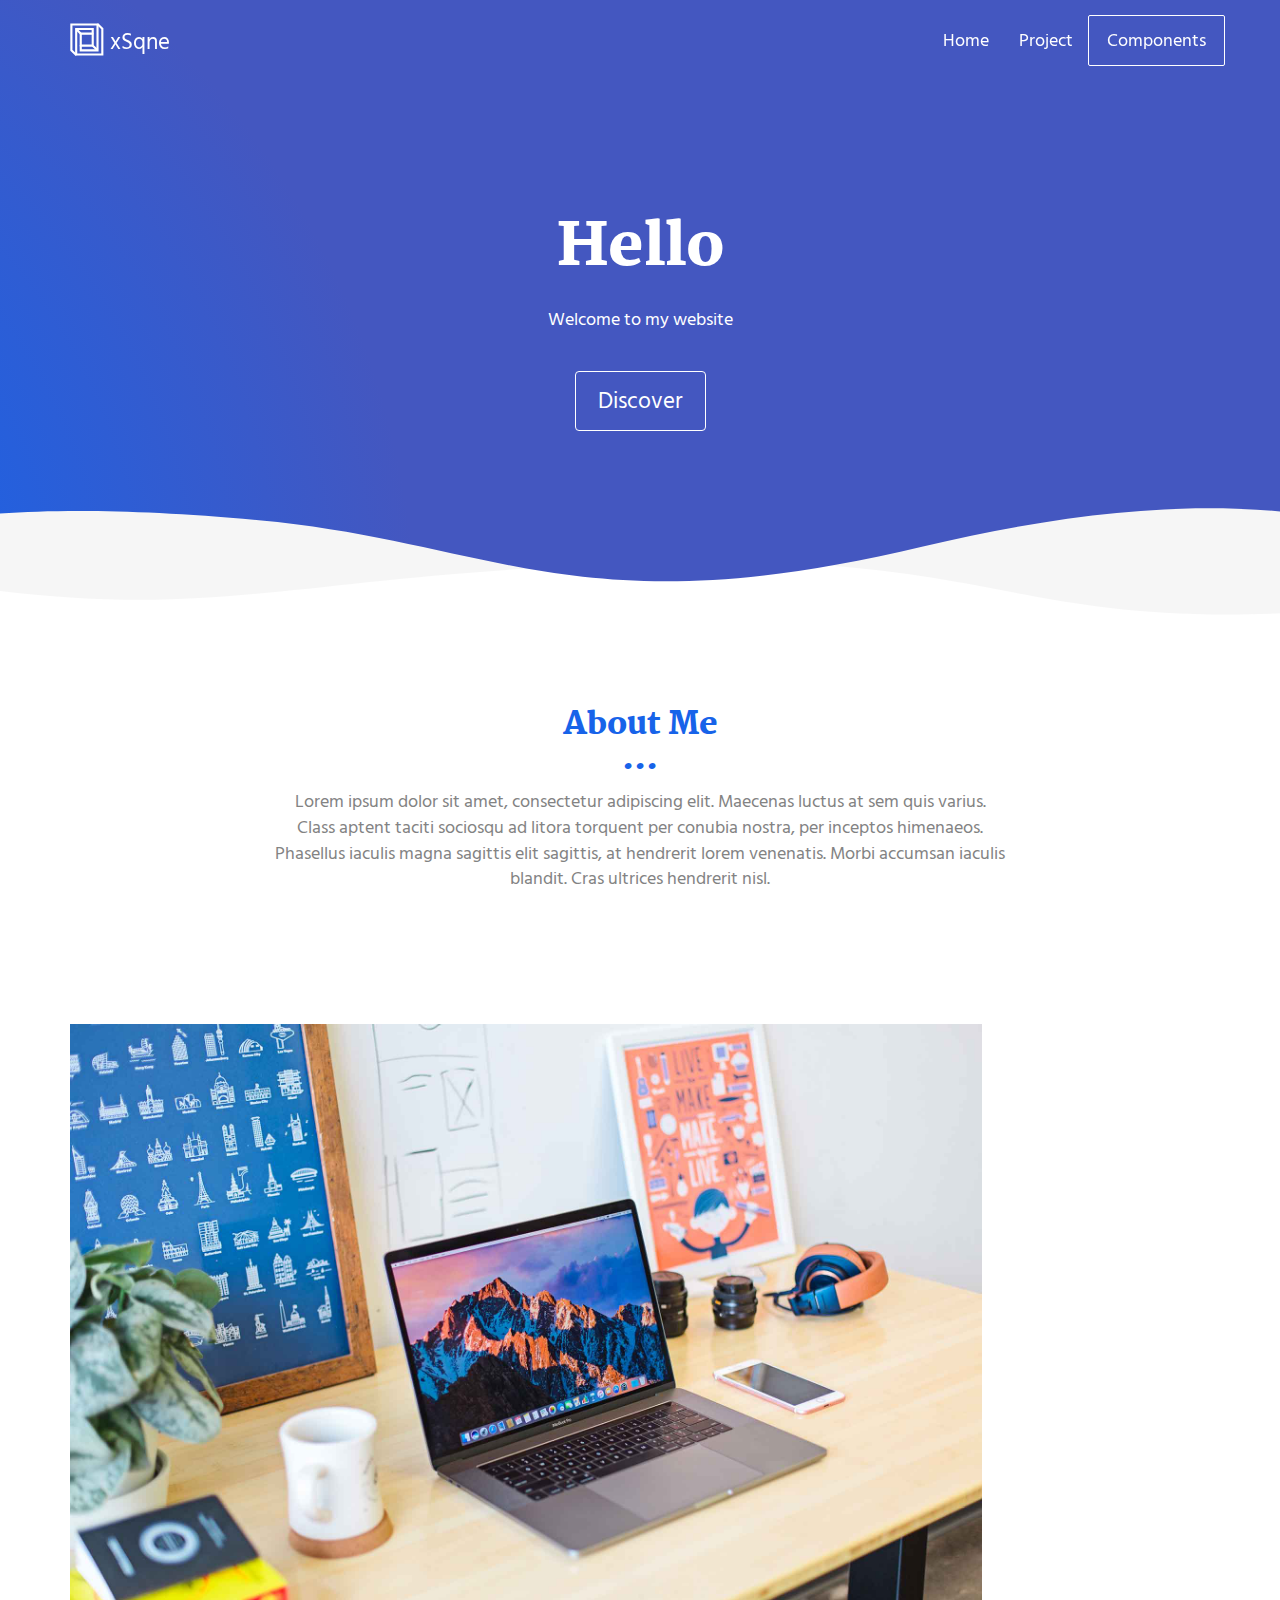
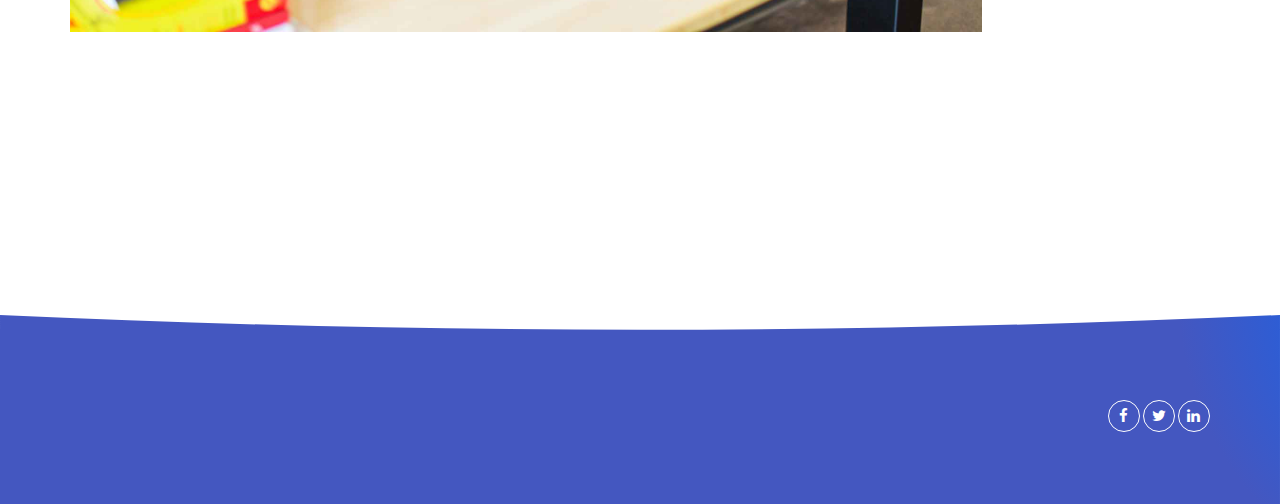
<file: index.html>
<!DOCTYPE html>
<html lang="en">

<head>
  <meta charset="UTF-8">
  <meta content="IE=edge" http-equiv="X-UA-Compatible">
  <meta content="width=device-width,initial-scale=1" name="viewport">
  <meta content="description" name="description">
  <meta name="google" content="notranslate" />
  <meta content="Mashup templates have been developped by Orson.io team" name="author">

  <!-- Disable tap highlight on IE -->
  <meta name="msapplication-tap-highlight" content="no">


  <link rel="apple-touch-icon" sizes="180x180" href="./assets/apple-icon-180x180.png">
  <link href="./assets/favicon.ico" rel="icon">

  <link href="" rel="stylesheet">


  <title>Title page</title>

<link href="./main.550dcf66.css" rel="stylesheet"></head>

<body> <!-- Add your content of header -->
<header>
  <nav class="navbar navbar-default active">
    <div class="container">
      <div class="navbar-header">
        <button type="button" class="navbar-toggle collapsed" data-toggle="collapse" data-target="#navbar-collapse" aria-expanded="false">
          <span class="sr-only">Toggle navigation</span>
          <span class="icon-bar"></span>
          <span class="icon-bar"></span>
          <span class="icon-bar"></span>
        </button>
        <a class="navbar-brand" href="./index.html" title="">
          <img src="./assets/images/mashup-icon.svg" class="navbar-logo-img" alt="">
          xSqne
        </a>
      </div>

      <div class="collapse navbar-collapse" id="navbar-collapse">
        <ul class="nav navbar-nav navbar-right">
          <li><a href="./index.html" title="">Home</a></li>
          <li><a href="./project.html" title="">Project</a></li>
          <li>
            <p>
              <a href="./components.html" class="btn btn-default navbar-btn" title="">Components</a>
            </p>
          </li>

        </ul>
      </div>
    </div>
  </nav>
</header>

<!-- Add your site or app content here -->
  <div class="hero-full-container background-image-container white-text-container">
    <div class="container">
      <div class="row">
        <div class="col-xs-12">
          <h1>Hello</h1>
          <p>Welcome to my website</p>
          <br>
          <a href="./project.html" class="btn btn-default btn-lg" title="">Discover</a>
        </div>
      </div>
    </div>
  </div>

  <div class="section-container">
    <div class="container">
      <div class="row">
        <div class="col-xs-12 col-md-8 col-md-offset-2">
          <div class="text-center">
            <h2>About Me</h2>
            <p>Lorem ipsum dolor sit amet, consectetur adipiscing elit. Maecenas luctus at sem quis varius.
            <br>
            Class aptent taciti sociosqu ad litora torquent per conubia nostra, per inceptos himenaeos. Phasellus iaculis magna sagittis elit sagittis, at hendrerit lorem venenatis. Morbi accumsan iaculis blandit. Cras ultrices hendrerit nisl.</p>
          </div>
       </div>
      </div>
    </div>
  </div>

  <div class="section-container">
    <div class="container">
      <div class="row">
          <div class="col-xs-12">


            <div id="carousel-example-generic" class="carousel carousel-fade slide" data-ride="carousel">

                <div class="carousel-inner" role="listbox">

                    <div class="item active">
                        <img class="img-responsive" src="./assets/images/img-06.jpg" alt="First slide">
                        <div class="carousel-caption card-shadow reveal">

                          <h3>Moon</h3>
                          <a class="left carousel-control" href="#carousel-example-generic" role="button" data-slide="prev">
                            <i class="fa fa-chevron-left" aria-hidden="true"></i>
                            <span class="sr-only">Previous</span>
                          </a>
                          <a class="right carousel-control" href="#carousel-example-generic" role="button" data-slide="next">
                            <i class="fa fa-chevron-right" aria-hidden="true"></i>
                            <span class="sr-only">Next</span>
                          </a>
                          <p>
                            Sed id tellus in risus pre
                            tium imperdiet eu lobortis dolor. Sed pellentesque, urna ac viverra lacinia, erat mauris venenatis purus, mollis egestas urna purus ac ex.
                            Aenean nunc sem, lobortis at elit non, lobortis laoreet nibh. Maecenas at mi ipsum.
                          </p>

                          <p>
                            Quisque tempor, ligula pharetra luctus elementum, arcu nisl suscipit ante, pharetra commodo dui est et enim. Sed eu vestibulum elit. Donec ut libero non.
                          </p>
                          <a href="./project.html" class="btn btn-primary" title="">
                            Discover
                          </a>
                        </div>
                    </div>
                    <div class="item">
                        <img class="img-responsive" src="./assets/images/img-07.jpg" alt="First slide">
                        <div class="carousel-caption card-shadow reveal">

                          <h3>Lbortis</h3>
                            <a class="left carousel-control" href="#carousel-example-generic" role="button" data-slide="prev">
                              <i class="fa fa-chevron-left" aria-hidden="true"></i>
                              <span class="sr-only">Previous</span>
                            </a>
                            <a class="right carousel-control" href="#carousel-example-generic" role="button" data-slide="next">
                              <i class="fa fa-chevron-right" aria-hidden="true"></i>
                              <span class="sr-only">Next</span>
                            </a>
                          <p>
                            Pre id tellus in risus pre
                            tium imperdiet eu lobortis dolor. Sed pellentesque, urna ac viverra lacinia, erat mauris venenatis purus, mollis egestas urna purus ac ex.
                            Aenean nunc sem, lobortis at elit non, lobortis laoreet nibh. Maecenas at mi ipsum.
                          </p>

                          <p>
                            Quisque tempor, ligula pharetra luctus elementum, arcu nisl suscipit ante, pharetra commodo dui est et enim. Sed eu vestibulum elit. Donec ut libero non.
                          </p>
                          <a href="./project.html" class="btn btn-primary" title="">
                            Discover
                          </a>
                        </div>
                    </div>
                </div>

            </div>


          </div>

        </div>

    </div>
  </div>

<script>
  document.addEventListener("DOMContentLoaded", function (event) {
    navbarFixedTopAnimation();
  });
</script>

<footer class="footer-container white-text-container">
  <div class="container">
    <div class="row">


      <div class="col-xs-12">
        <h3></h3>

        <div class="row">
          <div class="col-xs-12 col-sm-7">
            <p><small>
            </p>
          </div>
          <div class="col-xs-12 col-sm-5">
            <p class="text-right">
              <a href="https://facebook.com/" class="social-round-icon white-round-icon fa-icon" title="">
                <i class="fa fa-facebook" aria-hidden="true"></i>
              </a>
              <a href="https://twitter.com/" class="social-round-icon white-round-icon fa-icon" title="">
                <i class="fa fa-twitter" aria-hidden="true"></i>
              </a>
              <a href="https://www.linkedin.com/" class="social-round-icon white-round-icon fa-icon" title="">
                <i class="fa fa-linkedin" aria-hidden="true"></i>
              </a>
            </p>
          </div>
        </div>


      </div>
    </div>
  </div>
</footer>

<script>
  document.addEventListener("DOMContentLoaded", function (event) {
    navActivePage();
    scrollRevelation('.reveal');
  });
</script>

<!-- Google Analytics: change UA-XXXXX-X to be your site's ID

<script>
  (function (i, s, o, g, r, a, m) {
    i['GoogleAnalyticsObject'] = r; i[r] = i[r] || function () {
      (i[r].q = i[r].q || []).push(arguments)
    }, i[r].l = 1 * new Date(); a = s.createElement(o),
      m = s.getElementsByTagName(o)[0]; a.async = 1; a.src = g; m.parentNode.insertBefore(a, m)
  })(window, document, 'script', '//www.google-analytics.com/analytics.js', 'ga');
  ga('create', 'UA-XXXXX-X', 'auto');
  ga('send', 'pageview');
</script>

--> <script type="text/javascript" src="./main.0cf8b554.js"></script></body>

</html>
</file>
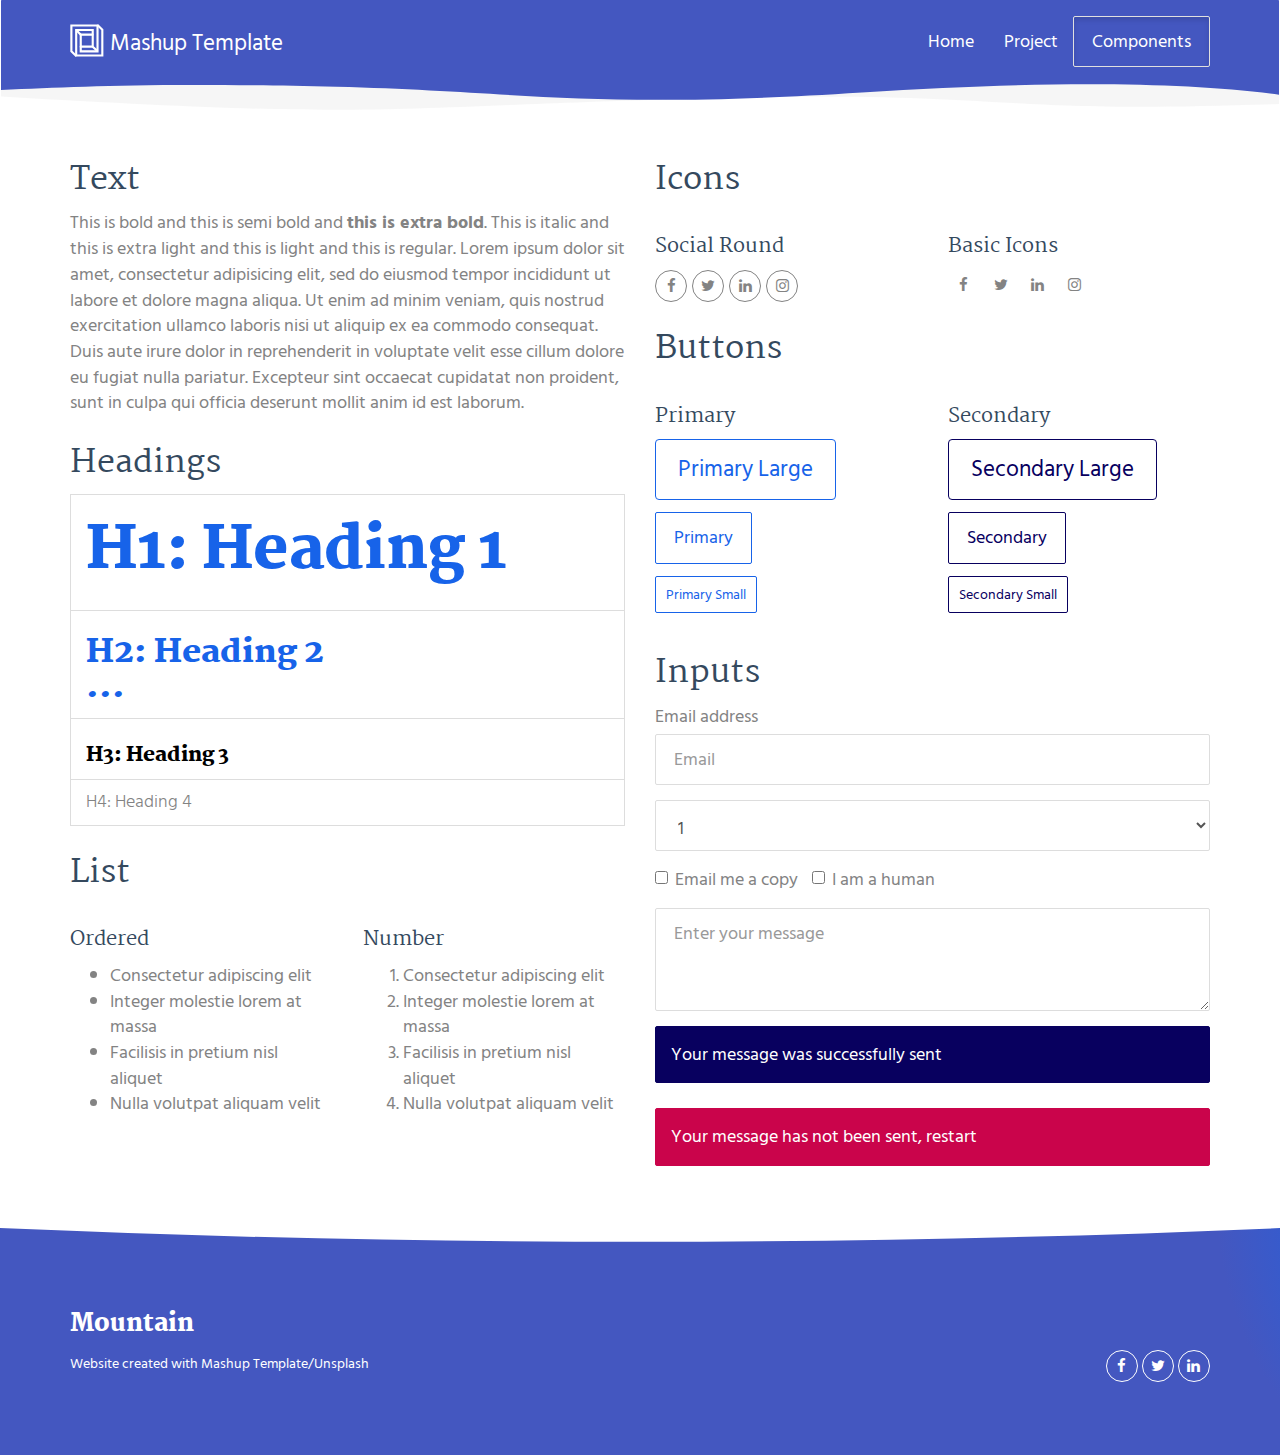
<file: components.html>
<!DOCTYPE html>
<html lang="en">

<head>
  <meta charset="UTF-8">
  <meta content="IE=edge" http-equiv="X-UA-Compatible">
  <meta content="width=device-width,initial-scale=1" name="viewport">
  <meta content="description" name="description">
  <meta name="google" content="notranslate" />
  <meta content="Mashup templates have been developped by Orson.io team" name="author">

  <!-- Disable tap highlight on IE -->
  <meta name="msapplication-tap-highlight" content="no">
  
  
  <link rel="apple-touch-icon" sizes="180x180" href="./assets/apple-icon-180x180.png">
  <link href="./assets/favicon.ico" rel="icon">

  <link href="" rel="stylesheet">


  <title>Title page</title>

<link href="./main.550dcf66.css" rel="stylesheet"></head>

<body> <!-- Add your content of header -->
<header>
  <nav class="navbar navbar-default active">
    <div class="container">
      <div class="navbar-header">
        <button type="button" class="navbar-toggle collapsed" data-toggle="collapse" data-target="#navbar-collapse" aria-expanded="false">
          <span class="sr-only">Toggle navigation</span>
          <span class="icon-bar"></span>
          <span class="icon-bar"></span>
          <span class="icon-bar"></span>
        </button>
        <a class="navbar-brand" href="./index.html" title="">
          <img src="./assets/images/mashup-icon.svg" class="navbar-logo-img" alt="">
          Mashup Template
        </a>
      </div>

      <div class="collapse navbar-collapse" id="navbar-collapse">
        <ul class="nav navbar-nav navbar-right">
          <li><a href="./index.html" title="">Home</a></li>
          <li><a href="./project.html" title="">Project</a></li>
          <li>
            <p>
              <a href="./components.html" class="btn btn-default navbar-btn" title="">Components</a>
            </p>
          </li>

        </ul>
      </div> 
    </div>
  </nav>
</header>

<!-- Add your site or app content here -->
  <div class="container">
    <div class="row">
      <div class="col-xs-12 col-md-6">

        <div class="template-example">
          <h2 class="template-title-example">Text</h2>
          <p>This is bold and this is semi bold and <b>this is extra bold</b>. This is italic and this is extra light and this is light
          and this is regular. Lorem ipsum dolor sit amet, consectetur adipisicing elit, sed do eiusmod
          tempor incididunt ut labore et dolore magna aliqua. Ut enim ad minim veniam,
          quis nostrud exercitation ullamco laboris nisi ut aliquip ex ea commodo
          consequat. Duis aute irure dolor in reprehenderit in voluptate velit esse
          cillum dolore eu fugiat nulla pariatur. Excepteur sint occaecat cupidatat non
          proident, sunt in culpa qui officia deserunt mollit anim id est laborum.
          </p>
        </div>

        <div class="template-example">
          <h2 class="template-title-example">Headings</h2>
          
          <table class="table table-bordered">
            <tr><td><h1>H1: Heading 1</h1></td></tr>
            <tr><td><h2>H2: Heading 2</h2></td></tr>
            <tr><td><h3>H3: Heading 3</h3></td></tr>
            <tr><td><h4>H4: Heading 4</h4></td></tr>
          </table>
        </div>

        <div class="template-example">
          <h2 class="template-title-example">List</h2>
          <div class="row">
            <div class="col-md-6">
              <h3 class="template-title-example">Ordered</h3>
              <ul>
                <li>Consectetur adipiscing elit</li>
                <li>Integer molestie lorem at massa</li>
                <li>Facilisis in pretium nisl aliquet</li>
                <li>Nulla volutpat aliquam velit</li>
              </ul>
            </div>
            <div class="col-md-6">
              <h3 class="template-title-example">Number</h3>
              <ol>
                <li>Consectetur adipiscing elit</li>
                <li>Integer molestie lorem at massa</li>
                <li>Facilisis in pretium nisl aliquet</li>
                <li>Nulla volutpat aliquam velit</li>
              </ol>
            </div>
          </div>
        </div>

        
      </div>

      <div class="col-xs-12 col-md-6">
        <div class="template-example">
          <h2 class="template-title-example">Icons</h2>
          
          <div class="row">
            <div class="col-md-6">
              <h3 class="template-title-example">Social Round</h2>
              <ul class="list-icons">
                <li>
                  <a href="" class="social-round-icon fa-icon">
                    <i class="fa fa-facebook"></i>
                  </a>
                </li>
                <li>
                  <a href="" class="social-round-icon fa-icon">
                    <i class="fa fa-twitter"></i>
                  </a>
                </li>
                <li>
                  <a href="" class="social-round-icon fa-icon">
                    <i class="fa fa-linkedin"></i>
                  </a>
                </li>
                <li>
                  <a href="" class="social-round-icon fa-icon">
                    <i class="fa fa-instagram"></i>
                  </a>
                </li>
              </ul>
            </div>
            <div class="col-md-6">
               <h3 class="template-title-example">Basic Icons</h2>
                <ul class="list-icons">
                  <li>
                    <span class="fa-icon">
                      <i class="fa fa-facebook"></i>
                    </span>
                  </li>
                  <li>
                    <span class="fa-icon">
                      <i class="fa fa-twitter"></i>
                    </span>
                  </li>
                  <li>
                    <span class="fa-icon">
                      <i class="fa fa-linkedin"></i>
                    </span>
                  </li>
                  <li>
                    <span class="fa-icon">
                      <i class="fa fa-instagram"></i>
                    </span>
                  </li>
                </ul>
            </div>

          </div>


          


        </div>

        <div class="template-example">
          <h2 class="template-title-example">Buttons</h2>
          <div class="row">
            <div class="col-md-6">
              <h3 class="template-title-example">Primary</h2>
              <div class="row">
                  <div class="col-md-6">
                  <p><a href="" class="btn btn-primary btn-lg">Primary Large</a></p>
                  <p><a href="" class="btn btn-primary">Primary </a></p>
                  <p><a href="" class="btn btn-primary btn-sm">Primary Small</a></p>
                </div>
              </div>

            </div>

            <div class="col-md-6">
              <h3 class="template-title-example">Secondary</h2>
              <div class="row">
                  <div class="col-md-6">
                  <p><a href="" class="btn btn-info btn-lg">Secondary Large</a></p>
                  <p><a href="" class="btn btn-info">Secondary </a></p>
                  <p><a href="" class="btn btn-info btn-sm">Secondary Small</a></p>
                </div>
              </div>
            </div>
          </div>
        </div>
        
        <div class="template-example">
          <h2 class="template-title-example">Inputs</h2>

            <div class="form-group">
              <label for="exampleInputEmail1">Email address</label>
              <input type="email" class="form-control" id="exampleInputEmail1" placeholder="Email">
            </div>

            <div class="form-group">
              <select class="form-control">
                <option>1</option>
                <option>2</option>
                <option>3</option>
                <option>4</option>
                <option>5</option>
              </select>
            </div>

            <div class="form-group">
              <label class="checkbox-inline">
                <input 
                type="checkbox" id="inlineCheckbox1" value="option1"> Email me a copy
              </label>
              <label class="checkbox-inline">
                <input type="checkbox" id="inlineCheckbox2" value="option2"> I am a human
              </label>
            </div>

            <div class="form-group">
              <textarea class="form-control" rows="3" placeholder="Enter your message"></textarea>
            </div>
            
            <div class="alert alert-success" role="alert">Your message was successfully sent</div>
            <div class="alert alert-danger" role="alert">Your message has not been sent, restart</div>
        </div>




      </div>
    </div>
  </div>

<footer class="footer-container white-text-container">
  <div class="container">
    <div class="row">

     
      <div class="col-xs-12">
        <h3>Mountain</h3>

        <div class="row">
          <div class="col-xs-12 col-sm-7">
            <p><small>Website created with <a href="http://www.mashup-template.com/" title="Create website with free html template">Mashup Template</a>/<a href="https://www.unsplash.com/" title="Beautiful Free Images">Unsplash</a></small>
            </p>
          </div>
          <div class="col-xs-12 col-sm-5">
            <p class="text-right">
              <a href="https://facebook.com/" class="social-round-icon white-round-icon fa-icon" title="">
                <i class="fa fa-facebook" aria-hidden="true"></i>
              </a>
              <a href="https://twitter.com/" class="social-round-icon white-round-icon fa-icon" title="">
                <i class="fa fa-twitter" aria-hidden="true"></i>
              </a>
              <a href="https://www.linkedin.com/" class="social-round-icon white-round-icon fa-icon" title="">
                <i class="fa fa-linkedin" aria-hidden="true"></i>
              </a>
            </p>
          </div>
        </div>
        
        
      </div>
    </div>
  </div>
</footer>

<script>
  document.addEventListener("DOMContentLoaded", function (event) {
    navActivePage();
    scrollRevelation('.reveal');
  });
</script>

<!-- Google Analytics: change UA-XXXXX-X to be your site's ID 

<script>
  (function (i, s, o, g, r, a, m) {
    i['GoogleAnalyticsObject'] = r; i[r] = i[r] || function () {
      (i[r].q = i[r].q || []).push(arguments)
    }, i[r].l = 1 * new Date(); a = s.createElement(o),
      m = s.getElementsByTagName(o)[0]; a.async = 1; a.src = g; m.parentNode.insertBefore(a, m)
  })(window, document, 'script', '//www.google-analytics.com/analytics.js', 'ga');
  ga('create', 'UA-XXXXX-X', 'auto');
  ga('send', 'pageview');
</script>

--> <script type="text/javascript" src="./main.0cf8b554.js"></script></body>

</html>
</file>
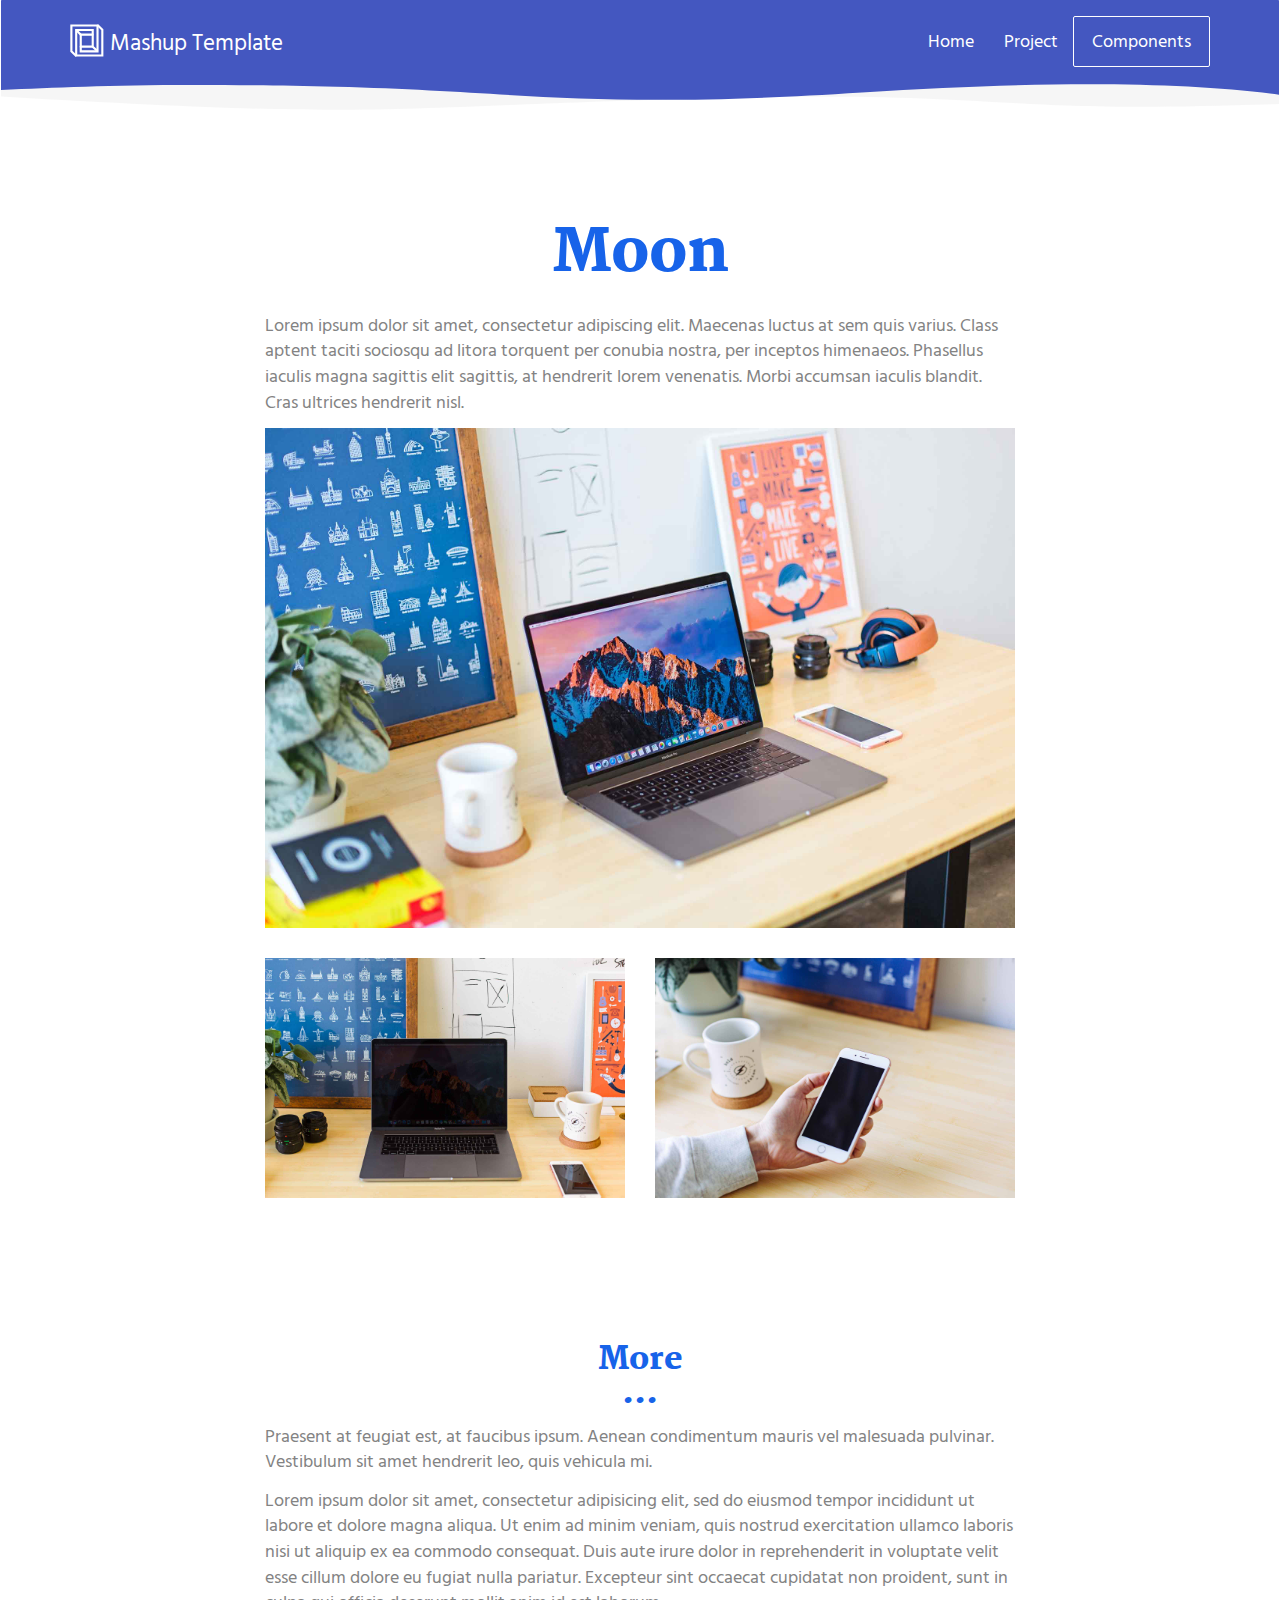
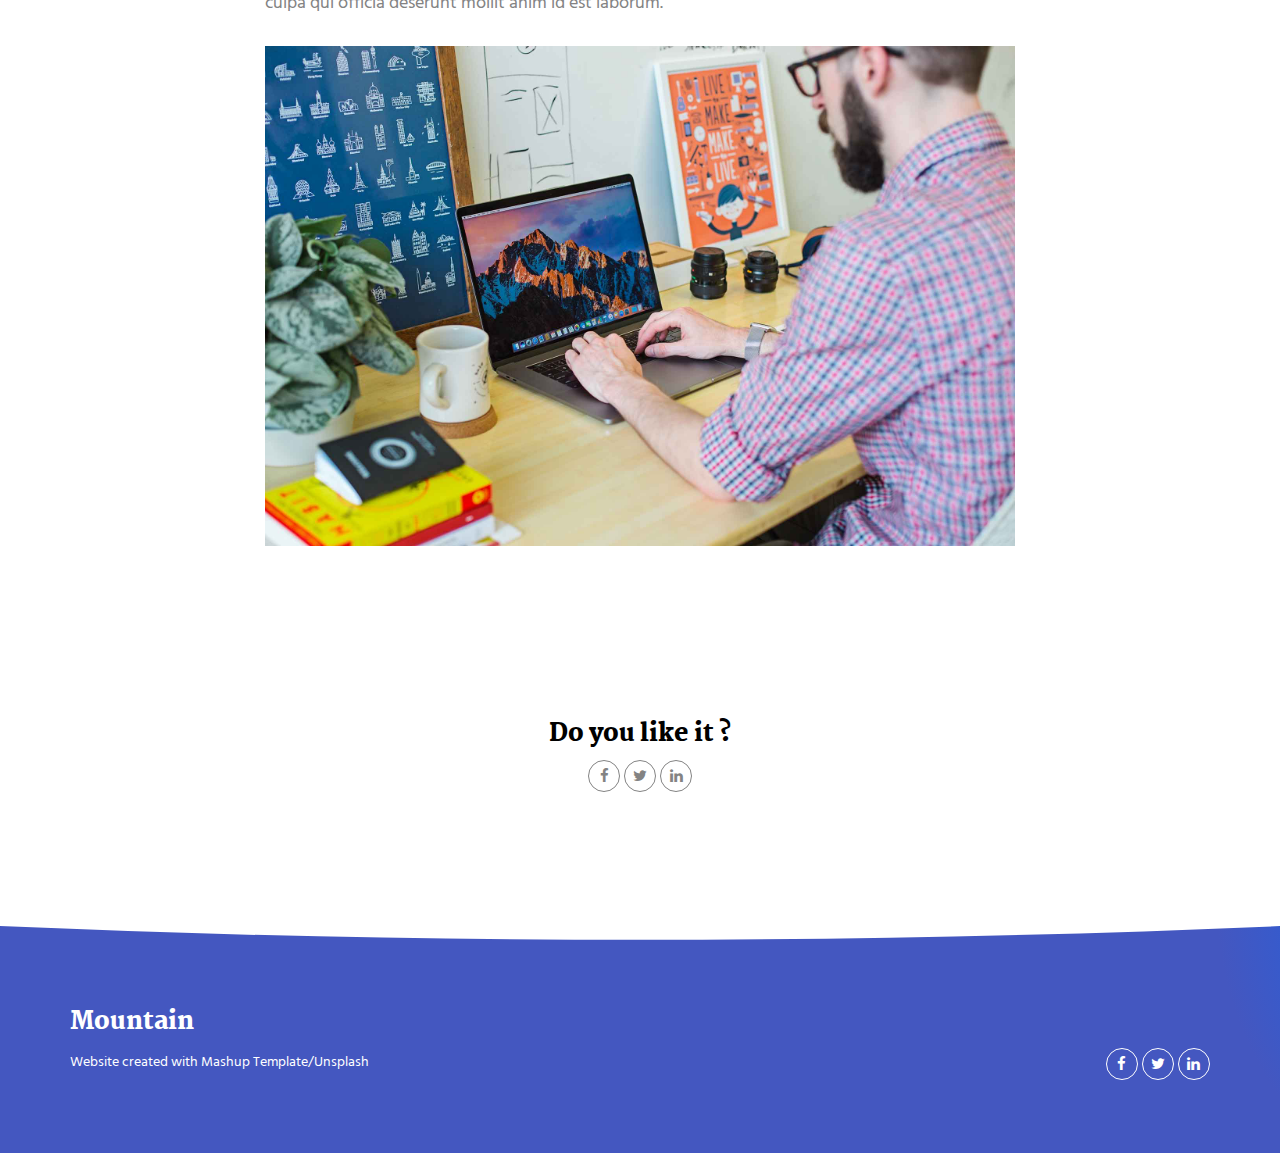
<file: project.html>
<!DOCTYPE html>
<html lang="en">

<head>
  <meta charset="UTF-8">
  <meta content="IE=edge" http-equiv="X-UA-Compatible">
  <meta content="width=device-width,initial-scale=1" name="viewport">
  <meta content="description" name="description">
  <meta name="google" content="notranslate" />
  <meta content="Mashup templates have been developped by Orson.io team" name="author">

  <!-- Disable tap highlight on IE -->
  <meta name="msapplication-tap-highlight" content="no">
  
  
  <link rel="apple-touch-icon" sizes="180x180" href="./assets/apple-icon-180x180.png">
  <link href="./assets/favicon.ico" rel="icon">

  <link href="" rel="stylesheet">


  <title>Title page</title>

<link href="./main.550dcf66.css" rel="stylesheet"></head>

<body> <!-- Add your content of header -->
<header>
  <nav class="navbar navbar-default active">
    <div class="container">
      <div class="navbar-header">
        <button type="button" class="navbar-toggle collapsed" data-toggle="collapse" data-target="#navbar-collapse" aria-expanded="false">
          <span class="sr-only">Toggle navigation</span>
          <span class="icon-bar"></span>
          <span class="icon-bar"></span>
          <span class="icon-bar"></span>
        </button>
        <a class="navbar-brand" href="./index.html" title="">
          <img src="./assets/images/mashup-icon.svg" class="navbar-logo-img" alt="">
          Mashup Template
        </a>
      </div>

      <div class="collapse navbar-collapse" id="navbar-collapse">
        <ul class="nav navbar-nav navbar-right">
          <li><a href="./index.html" title="">Home</a></li>
          <li><a href="./project.html" title="">Project</a></li>
          <li>
            <p>
              <a href="./components.html" class="btn btn-default navbar-btn" title="">Components</a>
            </p>
          </li>

        </ul>
      </div> 
    </div>
  </nav>
</header>

<div class="section-container">
    <div class="container">
      <div class="row">
        <div class="col-xs-12 col-md-8 col-md-offset-2">
          <h1 class="text-center">Moon</h1>
          <p>Lorem ipsum dolor sit amet, consectetur adipiscing elit. Maecenas luctus at sem quis varius. 
          Class aptent taciti sociosqu ad litora torquent per conubia nostra, per inceptos himenaeos. Phasellus iaculis magna sagittis elit sagittis, at hendrerit lorem venenatis. Morbi accumsan iaculis blandit. Cras ultrices hendrerit nisl.</p>
          
          <div class="section-container-spacer">
            <img src="./assets/images/img-06.jpg" alt="" class="img-responsive reveal-content" data-action="zoom">
          </div>

          <div class="row">
            <div class="col-xs-6">
              <img src="./assets/images/img-04.jpg" alt="" class="img-responsive reveal-content" data-action="zoom">
            </div>
            <div class="col-xs-6">
              <img src="./assets/images/img-07.jpg" alt="" class="img-responsive reveal-content" data-action="zoom">
            </div>
          </div>
       </div>
      </div>
    </div>
  </div>

  <div class="section-container">
    <div class="container">
      <div class="row section-container-spacer">
        <div class="col-xs-12 col-md-8 col-md-offset-2">
          <h2 class="text-center">More</h2>
          <div class="section-container-spacer">
            <p>Praesent at feugiat est, at faucibus ipsum. Aenean condimentum mauris vel malesuada pulvinar. Vestibulum sit amet hendrerit leo, quis vehicula mi.</p>
            <p>Lorem ipsum dolor sit amet, consectetur adipisicing elit, sed do eiusmod
            tempor incididunt ut labore et dolore magna aliqua. Ut enim ad minim veniam,
            quis nostrud exercitation ullamco laboris nisi ut aliquip ex ea commodo
            consequat. Duis aute irure dolor in reprehenderit in voluptate velit esse
            cillum dolore eu fugiat nulla pariatur. Excepteur sint occaecat cupidatat non
            proident, sunt in culpa qui officia deserunt mollit anim id est laborum.</p>
          </div>  
          <img src="./assets/images/img-05.jpg" alt="" class="img-responsive reveal-content" data-action="zoom">
        </div>  
      </div>
    </div>
  </div>

  <div class="section-container">
    <div class="container text-center">
      <div class="row section-container-spacer">
        <div class="col-xs-12 col-md-12">
          
          <h3>Do you like it ?</h3>
          <p>
            <a href="https://facebook.com/" class="social-round-icon fa-icon" title="">
              <i class="fa fa-facebook" aria-hidden="true"></i>
            </a>
            <a href="https://twitter.com/" class="social-round-icon fa-icon" title="">
              <i class="fa fa-twitter" aria-hidden="true"></i>
            </a>
            <a href="https://www.linkedin.com/" class="social-round-icon fa-icon" title="">
              <i class="fa fa-linkedin" aria-hidden="true"></i>
            </a>
          </p>
        </div>  
      </div>
    
    </div>
  </div>

<footer class="footer-container white-text-container">
  <div class="container">
    <div class="row">

     
      <div class="col-xs-12">
        <h3>Mountain</h3>

        <div class="row">
          <div class="col-xs-12 col-sm-7">
            <p><small>Website created with <a href="http://www.mashup-template.com/" title="Create website with free html template">Mashup Template</a>/<a href="https://www.unsplash.com/" title="Beautiful Free Images">Unsplash</a></small>
            </p>
          </div>
          <div class="col-xs-12 col-sm-5">
            <p class="text-right">
              <a href="https://facebook.com/" class="social-round-icon white-round-icon fa-icon" title="">
                <i class="fa fa-facebook" aria-hidden="true"></i>
              </a>
              <a href="https://twitter.com/" class="social-round-icon white-round-icon fa-icon" title="">
                <i class="fa fa-twitter" aria-hidden="true"></i>
              </a>
              <a href="https://www.linkedin.com/" class="social-round-icon white-round-icon fa-icon" title="">
                <i class="fa fa-linkedin" aria-hidden="true"></i>
              </a>
            </p>
          </div>
        </div>
        
        
      </div>
    </div>
  </div>
</footer>

<script>
  document.addEventListener("DOMContentLoaded", function (event) {
    navActivePage();
    scrollRevelation('.reveal');
  });
</script>

<!-- Google Analytics: change UA-XXXXX-X to be your site's ID 

<script>
  (function (i, s, o, g, r, a, m) {
    i['GoogleAnalyticsObject'] = r; i[r] = i[r] || function () {
      (i[r].q = i[r].q || []).push(arguments)
    }, i[r].l = 1 * new Date(); a = s.createElement(o),
      m = s.getElementsByTagName(o)[0]; a.async = 1; a.src = g; m.parentNode.insertBefore(a, m)
  })(window, document, 'script', '//www.google-analytics.com/analytics.js', 'ga');
  ga('create', 'UA-XXXXX-X', 'auto');
  ga('send', 'pageview');
</script>

--> <script type="text/javascript" src="./main.0cf8b554.js"></script></body>

</html>
</file>
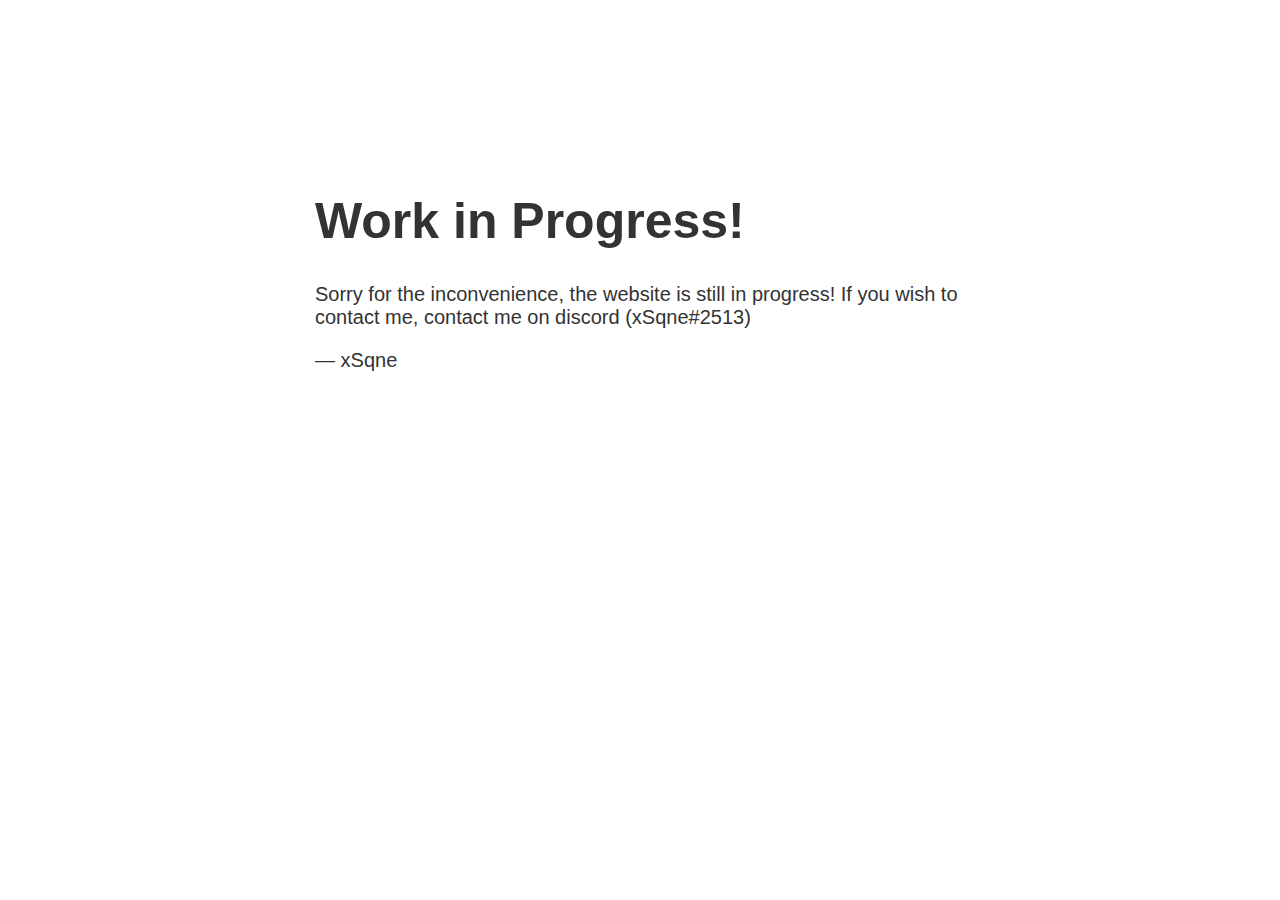
<file: wip.html>
<!doctype html>
<title>Site Maintenance</title>
<style>
  body { text-align: center; padding: 150px; }
  h1 { font-size: 50px; }
  body { font: 20px Helvetica, sans-serif; color: #333; }
  article { display: block; text-align: left; width: 650px; margin: 0 auto; }
  a { color: #dc8100; text-decoration: none; }
  a:hover { color: #333; text-decoration: none; }
</style>

<article>
    <h1>Work in Progress!</h1>
    <div>
        <p>Sorry for the inconvenience, the website is still in progress! If you wish to contact me, contact me on discord (xSqne#2513)</p>
        <p>&mdash; xSqne</p>
    </div>
</article>
</file>
<file: main.550dcf66.css>
@import url(https://fonts.googleapis.com/css?family=Hind+Siliguri:300,600|Martel:400,900);@import url(https://maxcdn.bootstrapcdn.com/font-awesome/4.7.0/css/font-awesome.min.css);/*!
 * Bootstrap v3.3.7 (http://getbootstrap.com)
 * Copyright 2011-2016 Twitter, Inc.
 * Licensed under MIT (https://github.com/twbs/bootstrap/blob/master/LICENSE)
 */
/*! normalize.css v3.0.3 | MIT License | github.com/necolas/normalize.css */html{font-family:sans-serif;-ms-text-size-adjust:100%;-webkit-text-size-adjust:100%}body{margin:0}article,aside,details,figcaption,figure,footer,header,hgroup,main,menu,nav,section,summary{display:block}audio,canvas,progress,video{display:inline-block;vertical-align:baseline}audio:not([controls]){display:none;height:0}[hidden],template{display:none}a{background-color:transparent}a:active,a:hover{outline:0}abbr[title]{border-bottom:1px dotted}b,strong{font-weight:700}dfn{font-style:italic}h1{font-size:2em;margin:.67em 0}mark{background:#ff0;color:#000}small{font-size:80%}sub,sup{font-size:75%;line-height:0;position:relative;vertical-align:baseline}sup{top:-.5em}sub{bottom:-.25em}img{border:0}svg:not(:root){overflow:hidden}figure{margin:1em 40px}hr{box-sizing:content-box;height:0}pre{overflow:auto}code,kbd,pre,samp{font-family:monospace,monospace;font-size:1em}button,input,optgroup,select,textarea{color:inherit;font:inherit;margin:0}button{overflow:visible}button,select{text-transform:none}button,html input[type=button],input[type=reset],input[type=submit]{-webkit-appearance:button;cursor:pointer}button[disabled],html input[disabled]{cursor:default}button::-moz-focus-inner,input::-moz-focus-inner{border:0;padding:0}input{line-height:normal}input[type=checkbox],input[type=radio]{box-sizing:border-box;padding:0}input[type=number]::-webkit-inner-spin-button,input[type=number]::-webkit-outer-spin-button{height:auto}input[type=search]{-webkit-appearance:textfield;box-sizing:content-box}input[type=search]::-webkit-search-cancel-button,input[type=search]::-webkit-search-decoration{-webkit-appearance:none}fieldset{border:1px solid silver;margin:0 2px;padding:.35em .625em .75em}textarea{overflow:auto}optgroup{font-weight:700}table{border-collapse:collapse;border-spacing:0}td,th{padding:0}

/*! Source: https://github.com/h5bp/html5-boilerplate/blob/master/src/css/main.css */@media print{*,:after,:before{background:transparent!important;color:#000!important;box-shadow:none!important;text-shadow:none!important}a,a:visited{text-decoration:underline}a[href]:after{content:" (" attr(href) ")"}abbr[title]:after{content:" (" attr(title) ")"}a[href^="#"]:after,a[href^="javascript:"]:after{content:""}blockquote,pre{border:1px solid #999;page-break-inside:avoid}thead{display:table-header-group}img,tr{page-break-inside:avoid}img{max-width:100%!important}h2,h3,p{orphans:3;widows:3}h2,h3{page-break-after:avoid}.navbar{display:none}.btn>.caret,.dropup>.btn>.caret{border-top-color:#000!important}.label{border:1px solid #000}.table{border-collapse:collapse!important}.table td,.table th{background-color:#fff!important}.table-bordered td,.table-bordered th{border:1px solid #ddd!important}}*,:after,:before{-webkit-box-sizing:border-box;-moz-box-sizing:border-box;box-sizing:border-box}html{font-size:10px;-webkit-tap-highlight-color:transparent}body{font-family:Hind Siliguri,Helvetica,Arial,sans-serif;font-size:18px;line-height:1.42857;color:#838383;background-color:#fff}button,input,select,textarea{font-family:inherit;font-size:inherit;line-height:inherit}a{color:#1763e9;text-decoration:none}a:focus,a:hover{color:#1045a4;text-decoration:underline}a:focus{outline:5px auto -webkit-focus-ring-color;outline-offset:-2px}figure{margin:0}img{vertical-align:middle}.img-responsive{display:block;max-width:100%;height:auto}.img-rounded{border-radius:4px}.img-thumbnail{padding:4px;line-height:1.42857;background-color:#fff;border:1px solid #ddd;border-radius:2px;-webkit-transition:all .2s ease-in-out;-o-transition:all .2s ease-in-out;transition:all .2s ease-in-out;display:inline-block;max-width:100%;height:auto}.img-circle{border-radius:50%}hr{margin-top:25px;margin-bottom:25px;border:0;border-top:1px solid #eee}.sr-only{position:absolute;width:1px;height:1px;margin:-1px;padding:0;overflow:hidden;clip:rect(0,0,0,0);border:0}.sr-only-focusable:active,.sr-only-focusable:focus{position:static;width:auto;height:auto;margin:0;overflow:visible;clip:auto}[role=button]{cursor:pointer}.h1,.h2,.h3,.h4,.h5,.h6,h1,h2,h3,h4,h5,h6{font-family:Martel,Times New Roman,Times,serif;font-weight:900;line-height:1.1;color:#1763e9}.h1 .small,.h1 small,.h2 .small,.h2 small,.h3 .small,.h3 small,.h4 .small,.h4 small,.h5 .small,.h5 small,.h6 .small,.h6 small,h1 .small,h1 small,h2 .small,h2 small,h3 .small,h3 small,h4 .small,h4 small,h5 .small,h5 small,h6 .small,h6 small{font-weight:400;line-height:1;color:#777}.h1,.h2,.h3,h1,h2,h3{margin-top:25px;margin-bottom:12.5px}.h1 .small,.h1 small,.h2 .small,.h2 small,.h3 .small,.h3 small,h1 .small,h1 small,h2 .small,h2 small,h3 .small,h3 small{font-size:65%}.h4,.h5,.h6,h4,h5,h6{margin-top:12.5px;margin-bottom:12.5px}.h4 .small,.h4 small,.h5 .small,.h5 small,.h6 .small,.h6 small,h4 .small,h4 small,h5 .small,h5 small,h6 .small,h6 small{font-size:75%}.h1,h1{font-size:59px}.h2,h2{font-size:31px}.h3,h3{font-size:24px}.h4,.h5,h4,h5{font-size:18px}.h6,h6{font-size:16px}p{margin:0 0 12.5px}.lead{margin-bottom:25px;font-size:20px;font-weight:300;line-height:1.4}@media (min-width:768px){.lead{font-size:27px}}.small,small{font-size:77%}.mark,mark{background-color:#fcf8e3;padding:.2em}.text-left{text-align:left}.text-right{text-align:right}.text-center{text-align:center}.text-justify{text-align:justify}.text-nowrap{white-space:nowrap}.text-lowercase{text-transform:lowercase}.initialism,.text-uppercase{text-transform:uppercase}.text-capitalize{text-transform:capitalize}.text-muted{color:#777}.text-primary{color:#1763e9}a.text-primary:focus,a.text-primary:hover{color:#124fbb}.text-success{color:#fff}a.text-success:focus,a.text-success:hover{color:#e6e6e6}.text-info{color:#31708f}a.text-info:focus,a.text-info:hover{color:#245269}.text-warning{color:#8a6d3b}a.text-warning:focus,a.text-warning:hover{color:#66512c}.text-danger{color:#fff}a.text-danger:focus,a.text-danger:hover{color:#e6e6e6}.bg-primary{color:#fff;background-color:#1763e9}a.bg-primary:focus,a.bg-primary:hover{background-color:#124fbb}.bg-success{background-color:#08005f}a.bg-success:focus,a.bg-success:hover{background-color:#04002c}.bg-info{background-color:#d9edf7}a.bg-info:focus,a.bg-info:hover{background-color:#afd9ee}.bg-warning{background-color:#fcf8e3}a.bg-warning:focus,a.bg-warning:hover{background-color:#f7ecb5}.bg-danger{background-color:#ca044b}a.bg-danger:focus,a.bg-danger:hover{background-color:#980338}.page-header{padding-bottom:11.5px;margin:50px 0 25px;border-bottom:1px solid #eee}ol,ul{margin-top:0;margin-bottom:12.5px}ol ol,ol ul,ul ol,ul ul{margin-bottom:0}.list-inline,.list-unstyled{padding-left:0;list-style:none}.list-inline{margin-left:-5px}.list-inline>li{display:inline-block;padding-left:5px;padding-right:5px}dl{margin-top:0;margin-bottom:25px}dd,dt{line-height:1.42857}dt{font-weight:700}dd{margin-left:0}.dl-horizontal dd:after,.dl-horizontal dd:before{content:" ";display:table}.dl-horizontal dd:after{clear:both}@media (min-width:768px){.dl-horizontal dt{float:left;width:160px;clear:left;text-align:right;overflow:hidden;text-overflow:ellipsis;white-space:nowrap}.dl-horizontal dd{margin-left:180px}}abbr[data-original-title],abbr[title]{cursor:help;border-bottom:1px dotted #777}.initialism{font-size:90%}blockquote{padding:12.5px 25px;margin:0 0 25px;font-size:22.5px;border-left:5px solid #eee}blockquote ol:last-child,blockquote p:last-child,blockquote ul:last-child{margin-bottom:0}blockquote .small,blockquote footer,blockquote small{display:block;font-size:80%;line-height:1.42857;color:#777}blockquote .small:before,blockquote footer:before,blockquote small:before{content:"\2014   \A0"}.blockquote-reverse,blockquote.pull-right{padding-right:15px;padding-left:0;border-right:5px solid #eee;border-left:0;text-align:right}.blockquote-reverse .small:before,.blockquote-reverse footer:before,.blockquote-reverse small:before,blockquote.pull-right .small:before,blockquote.pull-right footer:before,blockquote.pull-right small:before{content:""}.blockquote-reverse .small:after,.blockquote-reverse footer:after,.blockquote-reverse small:after,blockquote.pull-right .small:after,blockquote.pull-right footer:after,blockquote.pull-right small:after{content:"\A0   \2014"}address{margin-bottom:25px;font-style:normal;line-height:1.42857}code,kbd,pre,samp{font-family:Menlo,Monaco,Consolas,Courier New,monospace}code{color:#c7254e;background-color:#f9f2f4}code,kbd{padding:2px 4px;font-size:90%;border-radius:2px}kbd{color:#fff;background-color:#333;box-shadow:inset 0 -1px 0 rgba(0,0,0,.25)}kbd kbd{padding:0;font-size:100%;font-weight:700;box-shadow:none}pre{display:block;padding:12px;margin:0 0 12.5px;font-size:17px;line-height:1.42857;word-break:break-all;word-wrap:break-word;color:#333;background-color:#f5f5f5;border:1px solid #ccc;border-radius:2px}pre code{padding:0;font-size:inherit;color:inherit;white-space:pre-wrap;background-color:transparent;border-radius:0}.pre-scrollable{max-height:340px;overflow-y:scroll}.container{margin-right:auto;margin-left:auto;padding-left:15px;padding-right:15px}.container:after,.container:before{content:" ";display:table}.container:after{clear:both}@media (min-width:768px){.container{width:750px}}@media (min-width:992px){.container{width:970px}}@media (min-width:1200px){.container{width:1170px}}.container-fluid{margin-right:auto;margin-left:auto;padding-left:15px;padding-right:15px}.container-fluid:after,.container-fluid:before{content:" ";display:table}.container-fluid:after{clear:both}.row{margin-left:-15px;margin-right:-15px}.row:after,.row:before{content:" ";display:table}.row:after{clear:both}.col-lg-1,.col-lg-2,.col-lg-3,.col-lg-4,.col-lg-5,.col-lg-6,.col-lg-7,.col-lg-8,.col-lg-9,.col-lg-10,.col-lg-11,.col-lg-12,.col-md-1,.col-md-2,.col-md-3,.col-md-4,.col-md-5,.col-md-6,.col-md-7,.col-md-8,.col-md-9,.col-md-10,.col-md-11,.col-md-12,.col-sm-1,.col-sm-2,.col-sm-3,.col-sm-4,.col-sm-5,.col-sm-6,.col-sm-7,.col-sm-8,.col-sm-9,.col-sm-10,.col-sm-11,.col-sm-12,.col-xs-1,.col-xs-2,.col-xs-3,.col-xs-4,.col-xs-5,.col-xs-6,.col-xs-7,.col-xs-8,.col-xs-9,.col-xs-10,.col-xs-11,.col-xs-12{position:relative;min-height:1px;padding-left:15px;padding-right:15px}.col-xs-1,.col-xs-2,.col-xs-3,.col-xs-4,.col-xs-5,.col-xs-6,.col-xs-7,.col-xs-8,.col-xs-9,.col-xs-10,.col-xs-11,.col-xs-12{float:left}.col-xs-1{width:8.33333%}.col-xs-2{width:16.66667%}.col-xs-3{width:25%}.col-xs-4{width:33.33333%}.col-xs-5{width:41.66667%}.col-xs-6{width:50%}.col-xs-7{width:58.33333%}.col-xs-8{width:66.66667%}.col-xs-9{width:75%}.col-xs-10{width:83.33333%}.col-xs-11{width:91.66667%}.col-xs-12{width:100%}.col-xs-pull-0{right:auto}.col-xs-pull-1{right:8.33333%}.col-xs-pull-2{right:16.66667%}.col-xs-pull-3{right:25%}.col-xs-pull-4{right:33.33333%}.col-xs-pull-5{right:41.66667%}.col-xs-pull-6{right:50%}.col-xs-pull-7{right:58.33333%}.col-xs-pull-8{right:66.66667%}.col-xs-pull-9{right:75%}.col-xs-pull-10{right:83.33333%}.col-xs-pull-11{right:91.66667%}.col-xs-pull-12{right:100%}.col-xs-push-0{left:auto}.col-xs-push-1{left:8.33333%}.col-xs-push-2{left:16.66667%}.col-xs-push-3{left:25%}.col-xs-push-4{left:33.33333%}.col-xs-push-5{left:41.66667%}.col-xs-push-6{left:50%}.col-xs-push-7{left:58.33333%}.col-xs-push-8{left:66.66667%}.col-xs-push-9{left:75%}.col-xs-push-10{left:83.33333%}.col-xs-push-11{left:91.66667%}.col-xs-push-12{left:100%}.col-xs-offset-0{margin-left:0}.col-xs-offset-1{margin-left:8.33333%}.col-xs-offset-2{margin-left:16.66667%}.col-xs-offset-3{margin-left:25%}.col-xs-offset-4{margin-left:33.33333%}.col-xs-offset-5{margin-left:41.66667%}.col-xs-offset-6{margin-left:50%}.col-xs-offset-7{margin-left:58.33333%}.col-xs-offset-8{margin-left:66.66667%}.col-xs-offset-9{margin-left:75%}.col-xs-offset-10{margin-left:83.33333%}.col-xs-offset-11{margin-left:91.66667%}.col-xs-offset-12{margin-left:100%}@media (min-width:768px){.col-sm-1,.col-sm-2,.col-sm-3,.col-sm-4,.col-sm-5,.col-sm-6,.col-sm-7,.col-sm-8,.col-sm-9,.col-sm-10,.col-sm-11,.col-sm-12{float:left}.col-sm-1{width:8.33333%}.col-sm-2{width:16.66667%}.col-sm-3{width:25%}.col-sm-4{width:33.33333%}.col-sm-5{width:41.66667%}.col-sm-6{width:50%}.col-sm-7{width:58.33333%}.col-sm-8{width:66.66667%}.col-sm-9{width:75%}.col-sm-10{width:83.33333%}.col-sm-11{width:91.66667%}.col-sm-12{width:100%}.col-sm-pull-0{right:auto}.col-sm-pull-1{right:8.33333%}.col-sm-pull-2{right:16.66667%}.col-sm-pull-3{right:25%}.col-sm-pull-4{right:33.33333%}.col-sm-pull-5{right:41.66667%}.col-sm-pull-6{right:50%}.col-sm-pull-7{right:58.33333%}.col-sm-pull-8{right:66.66667%}.col-sm-pull-9{right:75%}.col-sm-pull-10{right:83.33333%}.col-sm-pull-11{right:91.66667%}.col-sm-pull-12{right:100%}.col-sm-push-0{left:auto}.col-sm-push-1{left:8.33333%}.col-sm-push-2{left:16.66667%}.col-sm-push-3{left:25%}.col-sm-push-4{left:33.33333%}.col-sm-push-5{left:41.66667%}.col-sm-push-6{left:50%}.col-sm-push-7{left:58.33333%}.col-sm-push-8{left:66.66667%}.col-sm-push-9{left:75%}.col-sm-push-10{left:83.33333%}.col-sm-push-11{left:91.66667%}.col-sm-push-12{left:100%}.col-sm-offset-0{margin-left:0}.col-sm-offset-1{margin-left:8.33333%}.col-sm-offset-2{margin-left:16.66667%}.col-sm-offset-3{margin-left:25%}.col-sm-offset-4{margin-left:33.33333%}.col-sm-offset-5{margin-left:41.66667%}.col-sm-offset-6{margin-left:50%}.col-sm-offset-7{margin-left:58.33333%}.col-sm-offset-8{margin-left:66.66667%}.col-sm-offset-9{margin-left:75%}.col-sm-offset-10{margin-left:83.33333%}.col-sm-offset-11{margin-left:91.66667%}.col-sm-offset-12{margin-left:100%}}@media (min-width:992px){.col-md-1,.col-md-2,.col-md-3,.col-md-4,.col-md-5,.col-md-6,.col-md-7,.col-md-8,.col-md-9,.col-md-10,.col-md-11,.col-md-12{float:left}.col-md-1{width:8.33333%}.col-md-2{width:16.66667%}.col-md-3{width:25%}.col-md-4{width:33.33333%}.col-md-5{width:41.66667%}.col-md-6{width:50%}.col-md-7{width:58.33333%}.col-md-8{width:66.66667%}.col-md-9{width:75%}.col-md-10{width:83.33333%}.col-md-11{width:91.66667%}.col-md-12{width:100%}.col-md-pull-0{right:auto}.col-md-pull-1{right:8.33333%}.col-md-pull-2{right:16.66667%}.col-md-pull-3{right:25%}.col-md-pull-4{right:33.33333%}.col-md-pull-5{right:41.66667%}.col-md-pull-6{right:50%}.col-md-pull-7{right:58.33333%}.col-md-pull-8{right:66.66667%}.col-md-pull-9{right:75%}.col-md-pull-10{right:83.33333%}.col-md-pull-11{right:91.66667%}.col-md-pull-12{right:100%}.col-md-push-0{left:auto}.col-md-push-1{left:8.33333%}.col-md-push-2{left:16.66667%}.col-md-push-3{left:25%}.col-md-push-4{left:33.33333%}.col-md-push-5{left:41.66667%}.col-md-push-6{left:50%}.col-md-push-7{left:58.33333%}.col-md-push-8{left:66.66667%}.col-md-push-9{left:75%}.col-md-push-10{left:83.33333%}.col-md-push-11{left:91.66667%}.col-md-push-12{left:100%}.col-md-offset-0{margin-left:0}.col-md-offset-1{margin-left:8.33333%}.col-md-offset-2{margin-left:16.66667%}.col-md-offset-3{margin-left:25%}.col-md-offset-4{margin-left:33.33333%}.col-md-offset-5{margin-left:41.66667%}.col-md-offset-6{margin-left:50%}.col-md-offset-7{margin-left:58.33333%}.col-md-offset-8{margin-left:66.66667%}.col-md-offset-9{margin-left:75%}.col-md-offset-10{margin-left:83.33333%}.col-md-offset-11{margin-left:91.66667%}.col-md-offset-12{margin-left:100%}}@media (min-width:1200px){.col-lg-1,.col-lg-2,.col-lg-3,.col-lg-4,.col-lg-5,.col-lg-6,.col-lg-7,.col-lg-8,.col-lg-9,.col-lg-10,.col-lg-11,.col-lg-12{float:left}.col-lg-1{width:8.33333%}.col-lg-2{width:16.66667%}.col-lg-3{width:25%}.col-lg-4{width:33.33333%}.col-lg-5{width:41.66667%}.col-lg-6{width:50%}.col-lg-7{width:58.33333%}.col-lg-8{width:66.66667%}.col-lg-9{width:75%}.col-lg-10{width:83.33333%}.col-lg-11{width:91.66667%}.col-lg-12{width:100%}.col-lg-pull-0{right:auto}.col-lg-pull-1{right:8.33333%}.col-lg-pull-2{right:16.66667%}.col-lg-pull-3{right:25%}.col-lg-pull-4{right:33.33333%}.col-lg-pull-5{right:41.66667%}.col-lg-pull-6{right:50%}.col-lg-pull-7{right:58.33333%}.col-lg-pull-8{right:66.66667%}.col-lg-pull-9{right:75%}.col-lg-pull-10{right:83.33333%}.col-lg-pull-11{right:91.66667%}.col-lg-pull-12{right:100%}.col-lg-push-0{left:auto}.col-lg-push-1{left:8.33333%}.col-lg-push-2{left:16.66667%}.col-lg-push-3{left:25%}.col-lg-push-4{left:33.33333%}.col-lg-push-5{left:41.66667%}.col-lg-push-6{left:50%}.col-lg-push-7{left:58.33333%}.col-lg-push-8{left:66.66667%}.col-lg-push-9{left:75%}.col-lg-push-10{left:83.33333%}.col-lg-push-11{left:91.66667%}.col-lg-push-12{left:100%}.col-lg-offset-0{margin-left:0}.col-lg-offset-1{margin-left:8.33333%}.col-lg-offset-2{margin-left:16.66667%}.col-lg-offset-3{margin-left:25%}.col-lg-offset-4{margin-left:33.33333%}.col-lg-offset-5{margin-left:41.66667%}.col-lg-offset-6{margin-left:50%}.col-lg-offset-7{margin-left:58.33333%}.col-lg-offset-8{margin-left:66.66667%}.col-lg-offset-9{margin-left:75%}.col-lg-offset-10{margin-left:83.33333%}.col-lg-offset-11{margin-left:91.66667%}.col-lg-offset-12{margin-left:100%}}table{background-color:transparent}caption{padding-top:8px;padding-bottom:8px;color:#777}caption,th{text-align:left}.table{width:100%;max-width:100%;margin-bottom:25px}.table>tbody>tr>td,.table>tbody>tr>th,.table>tfoot>tr>td,.table>tfoot>tr>th,.table>thead>tr>td,.table>thead>tr>th{padding:8px;line-height:1.42857;vertical-align:top;border-top:1px solid #ddd}.table>thead>tr>th{vertical-align:bottom;border-bottom:2px solid #ddd}.table>caption+thead>tr:first-child>td,.table>caption+thead>tr:first-child>th,.table>colgroup+thead>tr:first-child>td,.table>colgroup+thead>tr:first-child>th,.table>thead:first-child>tr:first-child>td,.table>thead:first-child>tr:first-child>th{border-top:0}.table>tbody+tbody{border-top:2px solid #ddd}.table .table{background-color:#fff}.table-condensed>tbody>tr>td,.table-condensed>tbody>tr>th,.table-condensed>tfoot>tr>td,.table-condensed>tfoot>tr>th,.table-condensed>thead>tr>td,.table-condensed>thead>tr>th{padding:5px}.table-bordered,.table-bordered>tbody>tr>td,.table-bordered>tbody>tr>th,.table-bordered>tfoot>tr>td,.table-bordered>tfoot>tr>th,.table-bordered>thead>tr>td,.table-bordered>thead>tr>th{border:1px solid #ddd}.table-bordered>thead>tr>td,.table-bordered>thead>tr>th{border-bottom-width:2px}.table-striped>tbody>tr:nth-of-type(odd){background-color:#f9f9f9}.table-hover>tbody>tr:hover{background-color:#f5f5f5}table col[class*=col-]{position:static;float:none;display:table-column}table td[class*=col-],table th[class*=col-]{position:static;float:none;display:table-cell}.table>tbody>tr.active>td,.table>tbody>tr.active>th,.table>tbody>tr>td.active,.table>tbody>tr>th.active,.table>tfoot>tr.active>td,.table>tfoot>tr.active>th,.table>tfoot>tr>td.active,.table>tfoot>tr>th.active,.table>thead>tr.active>td,.table>thead>tr.active>th,.table>thead>tr>td.active,.table>thead>tr>th.active{background-color:#f5f5f5}.table-hover>tbody>tr.active:hover>td,.table-hover>tbody>tr.active:hover>th,.table-hover>tbody>tr:hover>.active,.table-hover>tbody>tr>td.active:hover,.table-hover>tbody>tr>th.active:hover{background-color:#e8e8e8}.table>tbody>tr.success>td,.table>tbody>tr.success>th,.table>tbody>tr>td.success,.table>tbody>tr>th.success,.table>tfoot>tr.success>td,.table>tfoot>tr.success>th,.table>tfoot>tr>td.success,.table>tfoot>tr>th.success,.table>thead>tr.success>td,.table>thead>tr.success>th,.table>thead>tr>td.success,.table>thead>tr>th.success{background-color:#08005f}.table-hover>tbody>tr.success:hover>td,.table-hover>tbody>tr.success:hover>th,.table-hover>tbody>tr:hover>.success,.table-hover>tbody>tr>td.success:hover,.table-hover>tbody>tr>th.success:hover{background-color:#060046}.table>tbody>tr.info>td,.table>tbody>tr.info>th,.table>tbody>tr>td.info,.table>tbody>tr>th.info,.table>tfoot>tr.info>td,.table>tfoot>tr.info>th,.table>tfoot>tr>td.info,.table>tfoot>tr>th.info,.table>thead>tr.info>td,.table>thead>tr.info>th,.table>thead>tr>td.info,.table>thead>tr>th.info{background-color:#d9edf7}.table-hover>tbody>tr.info:hover>td,.table-hover>tbody>tr.info:hover>th,.table-hover>tbody>tr:hover>.info,.table-hover>tbody>tr>td.info:hover,.table-hover>tbody>tr>th.info:hover{background-color:#c4e3f3}.table>tbody>tr.warning>td,.table>tbody>tr.warning>th,.table>tbody>tr>td.warning,.table>tbody>tr>th.warning,.table>tfoot>tr.warning>td,.table>tfoot>tr.warning>th,.table>tfoot>tr>td.warning,.table>tfoot>tr>th.warning,.table>thead>tr.warning>td,.table>thead>tr.warning>th,.table>thead>tr>td.warning,.table>thead>tr>th.warning{background-color:#fcf8e3}.table-hover>tbody>tr.warning:hover>td,.table-hover>tbody>tr.warning:hover>th,.table-hover>tbody>tr:hover>.warning,.table-hover>tbody>tr>td.warning:hover,.table-hover>tbody>tr>th.warning:hover{background-color:#faf2cc}.table>tbody>tr.danger>td,.table>tbody>tr.danger>th,.table>tbody>tr>td.danger,.table>tbody>tr>th.danger,.table>tfoot>tr.danger>td,.table>tfoot>tr.danger>th,.table>tfoot>tr>td.danger,.table>tfoot>tr>th.danger,.table>thead>tr.danger>td,.table>thead>tr.danger>th,.table>thead>tr>td.danger,.table>thead>tr>th.danger{background-color:#ca044b}.table-hover>tbody>tr.danger:hover>td,.table-hover>tbody>tr.danger:hover>th,.table-hover>tbody>tr:hover>.danger,.table-hover>tbody>tr>td.danger:hover,.table-hover>tbody>tr>th.danger:hover{background-color:#b10442}.table-responsive{overflow-x:auto;min-height:.01%}@media screen and (max-width:767px){.table-responsive{width:100%;margin-bottom:18.75px;overflow-y:hidden;-ms-overflow-style:-ms-autohiding-scrollbar;border:1px solid #ddd}.table-responsive>.table{margin-bottom:0}.table-responsive>.table>tbody>tr>td,.table-responsive>.table>tbody>tr>th,.table-responsive>.table>tfoot>tr>td,.table-responsive>.table>tfoot>tr>th,.table-responsive>.table>thead>tr>td,.table-responsive>.table>thead>tr>th{white-space:nowrap}.table-responsive>.table-bordered{border:0}.table-responsive>.table-bordered>tbody>tr>td:first-child,.table-responsive>.table-bordered>tbody>tr>th:first-child,.table-responsive>.table-bordered>tfoot>tr>td:first-child,.table-responsive>.table-bordered>tfoot>tr>th:first-child,.table-responsive>.table-bordered>thead>tr>td:first-child,.table-responsive>.table-bordered>thead>tr>th:first-child{border-left:0}.table-responsive>.table-bordered>tbody>tr>td:last-child,.table-responsive>.table-bordered>tbody>tr>th:last-child,.table-responsive>.table-bordered>tfoot>tr>td:last-child,.table-responsive>.table-bordered>tfoot>tr>th:last-child,.table-responsive>.table-bordered>thead>tr>td:last-child,.table-responsive>.table-bordered>thead>tr>th:last-child{border-right:0}.table-responsive>.table-bordered>tbody>tr:last-child>td,.table-responsive>.table-bordered>tbody>tr:last-child>th,.table-responsive>.table-bordered>tfoot>tr:last-child>td,.table-responsive>.table-bordered>tfoot>tr:last-child>th{border-bottom:0}}fieldset{margin:0;min-width:0}fieldset,legend{padding:0;border:0}legend{display:block;width:100%;margin-bottom:25px;font-size:27px;line-height:inherit;color:#333;border-bottom:1px solid #e5e5e5}label{display:inline-block;max-width:100%;margin-bottom:5px;font-weight:700}input[type=search]{-webkit-box-sizing:border-box;-moz-box-sizing:border-box;box-sizing:border-box}input[type=checkbox],input[type=radio]{margin:4px 0 0;margin-top:1px\9;line-height:normal}input[type=file]{display:block}input[type=range]{display:block;width:100%}select[multiple],select[size]{height:auto}input[type=checkbox]:focus,input[type=file]:focus,input[type=radio]:focus{outline:5px auto -webkit-focus-ring-color;outline-offset:-2px}output{padding-top:13px}.form-control,output{display:block;font-size:18px;line-height:1.42857;color:#555}.form-control{width:100%;height:51px;padding:12px 18px;background-color:#fff;background-image:none;border:1px solid #ddd;border-radius:2px;-webkit-box-shadow:inset 0 1px 1px rgba(0,0,0,.075);box-shadow:inset 0 1px 1px rgba(0,0,0,.075);-webkit-transition:border-color .15s ease-in-out,box-shadow .15s ease-in-out;-o-transition:border-color ease-in-out .15s,box-shadow ease-in-out .15s;transition:border-color .15s ease-in-out,box-shadow .15s ease-in-out}.form-control:focus{border-color:#66afe9;-webkit-box-shadow:inset 0 1px 1px rgba(0,0,0,.075),0 0 8px rgba(102,175,233,.6);box-shadow:inset 0 1px 1px rgba(0,0,0,.075),0 0 8px rgba(102,175,233,.6)}.form-control::-moz-placeholder{color:#999;opacity:1}.form-control:-ms-input-placeholder{color:#999}.form-control::-webkit-input-placeholder{color:#999}.form-control::-ms-expand{border:0;background-color:transparent}.form-control[disabled],.form-control[readonly],fieldset[disabled] .form-control{background-color:#eee;opacity:1}.form-control[disabled],fieldset[disabled] .form-control{cursor:not-allowed}textarea.form-control{height:auto}input[type=search]{-webkit-appearance:none}@media screen and (-webkit-min-device-pixel-ratio:0){input[type=date].form-control,input[type=datetime-local].form-control,input[type=month].form-control,input[type=time].form-control{line-height:51px}.input-group-sm>.input-group-btn>input[type=date].btn,.input-group-sm>.input-group-btn>input[type=datetime-local].btn,.input-group-sm>.input-group-btn>input[type=month].btn,.input-group-sm>.input-group-btn>input[type=time].btn,.input-group-sm>input[type=date].form-control,.input-group-sm>input[type=date].input-group-addon,.input-group-sm>input[type=datetime-local].form-control,.input-group-sm>input[type=datetime-local].input-group-addon,.input-group-sm>input[type=month].form-control,.input-group-sm>input[type=month].input-group-addon,.input-group-sm>input[type=time].form-control,.input-group-sm>input[type=time].input-group-addon,.input-group-sm input[type=date],.input-group-sm input[type=datetime-local],.input-group-sm input[type=month],.input-group-sm input[type=time],input[type=date].input-sm,input[type=datetime-local].input-sm,input[type=month].input-sm,input[type=time].input-sm{line-height:37px}.input-group-lg>.input-group-btn>input[type=date].btn,.input-group-lg>.input-group-btn>input[type=datetime-local].btn,.input-group-lg>.input-group-btn>input[type=month].btn,.input-group-lg>.input-group-btn>input[type=time].btn,.input-group-lg>input[type=date].form-control,.input-group-lg>input[type=date].input-group-addon,.input-group-lg>input[type=datetime-local].form-control,.input-group-lg>input[type=datetime-local].input-group-addon,.input-group-lg>input[type=month].form-control,.input-group-lg>input[type=month].input-group-addon,.input-group-lg>input[type=time].form-control,.input-group-lg>input[type=time].input-group-addon,.input-group-lg input[type=date],.input-group-lg input[type=datetime-local],.input-group-lg input[type=month],.input-group-lg input[type=time],input[type=date].input-lg,input[type=datetime-local].input-lg,input[type=month].input-lg,input[type=time].input-lg{line-height:61px}}.form-group{margin-bottom:15px}.checkbox,.radio{position:relative;display:block;margin-top:10px;margin-bottom:10px}.checkbox label,.radio label{min-height:25px;padding-left:20px;margin-bottom:0;font-weight:400;cursor:pointer}.checkbox-inline input[type=checkbox],.checkbox input[type=checkbox],.radio-inline input[type=radio],.radio input[type=radio]{position:absolute;margin-left:-20px;margin-top:4px\9}.checkbox+.checkbox,.radio+.radio{margin-top:-5px}.checkbox-inline,.radio-inline{position:relative;display:inline-block;padding-left:20px;margin-bottom:0;vertical-align:middle;font-weight:400;cursor:pointer}.checkbox-inline+.checkbox-inline,.radio-inline+.radio-inline{margin-top:0;margin-left:10px}.checkbox-inline.disabled,.checkbox.disabled label,.radio-inline.disabled,.radio.disabled label,fieldset[disabled] .checkbox-inline,fieldset[disabled] .checkbox label,fieldset[disabled] .radio-inline,fieldset[disabled] .radio label,fieldset[disabled] input[type=checkbox],fieldset[disabled] input[type=radio],input[type=checkbox].disabled,input[type=checkbox][disabled],input[type=radio].disabled,input[type=radio][disabled]{cursor:not-allowed}.form-control-static{padding-top:13px;padding-bottom:13px;margin-bottom:0;min-height:43px}.form-control-static.input-lg,.form-control-static.input-sm,.input-group-lg>.form-control-static.form-control,.input-group-lg>.form-control-static.input-group-addon,.input-group-lg>.input-group-btn>.form-control-static.btn,.input-group-sm>.form-control-static.form-control,.input-group-sm>.form-control-static.input-group-addon,.input-group-sm>.input-group-btn>.form-control-static.btn{padding-left:0;padding-right:0}.input-group-sm>.form-control,.input-group-sm>.input-group-addon,.input-group-sm>.input-group-btn>.btn,.input-sm{height:37px;padding:7px 10px;font-size:14px;line-height:1.5;border-radius:2px}.input-group-sm>.input-group-btn>select.btn,.input-group-sm>select.form-control,.input-group-sm>select.input-group-addon,select.input-sm{height:37px;line-height:37px}.input-group-sm>.input-group-btn>select[multiple].btn,.input-group-sm>.input-group-btn>textarea.btn,.input-group-sm>select[multiple].form-control,.input-group-sm>select[multiple].input-group-addon,.input-group-sm>textarea.form-control,.input-group-sm>textarea.input-group-addon,select[multiple].input-sm,textarea.input-sm{height:auto}.form-group-sm .form-control{height:37px;padding:7px 10px;font-size:14px;line-height:1.5;border-radius:2px}.form-group-sm select.form-control{height:37px;line-height:37px}.form-group-sm select[multiple].form-control,.form-group-sm textarea.form-control{height:auto}.form-group-sm .form-control-static{height:37px;min-height:39px;padding:8px 10px;font-size:14px;line-height:1.5}.input-group-lg>.form-control,.input-group-lg>.input-group-addon,.input-group-lg>.input-group-btn>.btn,.input-lg{height:61px;padding:14px 22px;font-size:23px;line-height:1.33333;border-radius:4px}.input-group-lg>.input-group-btn>select.btn,.input-group-lg>select.form-control,.input-group-lg>select.input-group-addon,select.input-lg{height:61px;line-height:61px}.input-group-lg>.input-group-btn>select[multiple].btn,.input-group-lg>.input-group-btn>textarea.btn,.input-group-lg>select[multiple].form-control,.input-group-lg>select[multiple].input-group-addon,.input-group-lg>textarea.form-control,.input-group-lg>textarea.input-group-addon,select[multiple].input-lg,textarea.input-lg{height:auto}.form-group-lg .form-control{height:61px;padding:14px 22px;font-size:23px;line-height:1.33333;border-radius:4px}.form-group-lg select.form-control{height:61px;line-height:61px}.form-group-lg select[multiple].form-control,.form-group-lg textarea.form-control{height:auto}.form-group-lg .form-control-static{height:61px;min-height:48px;padding:15px 22px;font-size:23px;line-height:1.33333}.has-feedback{position:relative}.has-feedback .form-control{padding-right:63.75px}.form-control-feedback{position:absolute;top:0;right:0;z-index:2;display:block;width:51px;height:51px;line-height:51px;text-align:center;pointer-events:none}.form-group-lg .form-control+.form-control-feedback,.input-group-lg+.form-control-feedback,.input-group-lg>.form-control+.form-control-feedback,.input-group-lg>.input-group-addon+.form-control-feedback,.input-group-lg>.input-group-btn>.btn+.form-control-feedback,.input-lg+.form-control-feedback{width:61px;height:61px;line-height:61px}.form-group-sm .form-control+.form-control-feedback,.input-group-sm+.form-control-feedback,.input-group-sm>.form-control+.form-control-feedback,.input-group-sm>.input-group-addon+.form-control-feedback,.input-group-sm>.input-group-btn>.btn+.form-control-feedback,.input-sm+.form-control-feedback{width:37px;height:37px;line-height:37px}.has-success .checkbox,.has-success .checkbox-inline,.has-success.checkbox-inline label,.has-success.checkbox label,.has-success .control-label,.has-success .help-block,.has-success .radio,.has-success .radio-inline,.has-success.radio-inline label,.has-success.radio label{color:#fff}.has-success .form-control{border-color:#fff;-webkit-box-shadow:inset 0 1px 1px rgba(0,0,0,.075);box-shadow:inset 0 1px 1px rgba(0,0,0,.075)}.has-success .form-control:focus{border-color:#e6e6e6;-webkit-box-shadow:inset 0 1px 1px rgba(0,0,0,.075),0 0 6px #fff;box-shadow:inset 0 1px 1px rgba(0,0,0,.075),0 0 6px #fff}.has-success .input-group-addon{color:#fff;border-color:#fff;background-color:#08005f}.has-success .form-control-feedback{color:#fff}.has-warning .checkbox,.has-warning .checkbox-inline,.has-warning.checkbox-inline label,.has-warning.checkbox label,.has-warning .control-label,.has-warning .help-block,.has-warning .radio,.has-warning .radio-inline,.has-warning.radio-inline label,.has-warning.radio label{color:#8a6d3b}.has-warning .form-control{border-color:#8a6d3b;-webkit-box-shadow:inset 0 1px 1px rgba(0,0,0,.075);box-shadow:inset 0 1px 1px rgba(0,0,0,.075)}.has-warning .form-control:focus{border-color:#66512c;-webkit-box-shadow:inset 0 1px 1px rgba(0,0,0,.075),0 0 6px #c0a16b;box-shadow:inset 0 1px 1px rgba(0,0,0,.075),0 0 6px #c0a16b}.has-warning .input-group-addon{color:#8a6d3b;border-color:#8a6d3b;background-color:#fcf8e3}.has-warning .form-control-feedback{color:#8a6d3b}.has-error .checkbox,.has-error .checkbox-inline,.has-error.checkbox-inline label,.has-error.checkbox label,.has-error .control-label,.has-error .help-block,.has-error .radio,.has-error .radio-inline,.has-error.radio-inline label,.has-error.radio label{color:#fff}.has-error .form-control{border-color:#fff;-webkit-box-shadow:inset 0 1px 1px rgba(0,0,0,.075);box-shadow:inset 0 1px 1px rgba(0,0,0,.075)}.has-error .form-control:focus{border-color:#e6e6e6;-webkit-box-shadow:inset 0 1px 1px rgba(0,0,0,.075),0 0 6px #fff;box-shadow:inset 0 1px 1px rgba(0,0,0,.075),0 0 6px #fff}.has-error .input-group-addon{color:#fff;border-color:#fff;background-color:#ca044b}.has-error .form-control-feedback{color:#fff}.has-feedback label~.form-control-feedback{top:30px}.has-feedback label.sr-only~.form-control-feedback{top:0}.help-block{display:block;margin-top:5px;margin-bottom:10px;color:#c3c3c3}@media (min-width:768px){.form-inline .form-group{display:inline-block;margin-bottom:0;vertical-align:middle}.form-inline .form-control{display:inline-block;width:auto;vertical-align:middle}.form-inline .form-control-static{display:inline-block}.form-inline .input-group{display:inline-table;vertical-align:middle}.form-inline .input-group .form-control,.form-inline .input-group .input-group-addon,.form-inline .input-group .input-group-btn{width:auto}.form-inline .input-group>.form-control{width:100%}.form-inline .control-label{margin-bottom:0;vertical-align:middle}.form-inline .checkbox,.form-inline .radio{display:inline-block;margin-top:0;margin-bottom:0;vertical-align:middle}.form-inline .checkbox label,.form-inline .radio label{padding-left:0}.form-inline .checkbox input[type=checkbox],.form-inline .radio input[type=radio]{position:relative;margin-left:0}.form-inline .has-feedback .form-control-feedback{top:0}}.form-horizontal .checkbox,.form-horizontal .checkbox-inline,.form-horizontal .radio,.form-horizontal .radio-inline{margin-top:0;margin-bottom:0;padding-top:13px}.form-horizontal .checkbox,.form-horizontal .radio{min-height:38px}.form-horizontal .form-group{margin-left:-15px;margin-right:-15px}.form-horizontal .form-group:after,.form-horizontal .form-group:before{content:" ";display:table}.form-horizontal .form-group:after{clear:both}@media (min-width:768px){.form-horizontal .control-label{text-align:right;margin-bottom:0;padding-top:13px}}.form-horizontal .has-feedback .form-control-feedback{right:15px}@media (min-width:768px){.form-horizontal .form-group-lg .control-label{padding-top:15px;font-size:23px}}@media (min-width:768px){.form-horizontal .form-group-sm .control-label{padding-top:8px;font-size:14px}}.btn{display:inline-block;margin-bottom:0;font-weight:400;text-align:center;vertical-align:middle;touch-action:manipulation;cursor:pointer;background-image:none;border:1px solid transparent;white-space:nowrap;padding:12px 18px;font-size:18px;line-height:1.42857;border-radius:2px;-webkit-user-select:none;-moz-user-select:none;-ms-user-select:none;user-select:none}.btn.active.focus,.btn.active:focus,.btn.focus,.btn:active.focus,.btn:active:focus,.btn:focus{outline:5px auto -webkit-focus-ring-color;outline-offset:-2px}.btn.focus,.btn:focus,.btn:hover{color:#fff;text-decoration:none}.btn.active,.btn:active{outline:0;background-image:none;-webkit-box-shadow:inset 0 3px 5px rgba(0,0,0,.125);box-shadow:inset 0 3px 5px rgba(0,0,0,.125)}.btn.disabled,.btn[disabled],fieldset[disabled] .btn{cursor:not-allowed;opacity:.65;filter:alpha(opacity=65);-webkit-box-shadow:none;box-shadow:none}a.btn.disabled,fieldset[disabled] a.btn{pointer-events:none}.btn-default{color:#fff;background-color:transparent;border-color:#fff}.btn-default.focus,.btn-default:focus{color:#fff;background-color:transparent;border-color:#bfbfbf}.btn-default.active,.btn-default:active,.btn-default:hover,.open>.btn-default.dropdown-toggle{color:#fff;background-color:transparent;border-color:#e0e0e0}.btn-default.active.focus,.btn-default.active:focus,.btn-default.active:hover,.btn-default:active.focus,.btn-default:active:focus,.btn-default:active:hover,.open>.btn-default.dropdown-toggle.focus,.open>.btn-default.dropdown-toggle:focus,.open>.btn-default.dropdown-toggle:hover{color:#fff;background-color:transparent;border-color:#bfbfbf}.btn-default.active,.btn-default:active,.open>.btn-default.dropdown-toggle{background-image:none}.btn-default.disabled.focus,.btn-default.disabled:focus,.btn-default.disabled:hover,.btn-default[disabled].focus,.btn-default[disabled]:focus,.btn-default[disabled]:hover,fieldset[disabled] .btn-default.focus,fieldset[disabled] .btn-default:focus,fieldset[disabled] .btn-default:hover{background-color:transparent;border-color:#fff}.btn-default .badge{color:transparent;background-color:#fff}.btn-primary{color:#1763e9;background-color:transparent;border-color:#1763e9}.btn-primary.focus,.btn-primary:focus{color:#1763e9;background-color:transparent;border-color:#0b3275}.btn-primary.active,.btn-primary:active,.btn-primary:hover,.open>.btn-primary.dropdown-toggle{color:#1763e9;background-color:transparent;border-color:#114bb2}.btn-primary.active.focus,.btn-primary.active:focus,.btn-primary.active:hover,.btn-primary:active.focus,.btn-primary:active:focus,.btn-primary:active:hover,.open>.btn-primary.dropdown-toggle.focus,.open>.btn-primary.dropdown-toggle:focus,.open>.btn-primary.dropdown-toggle:hover{color:#1763e9;background-color:transparent;border-color:#0b3275}.btn-primary.active,.btn-primary:active,.open>.btn-primary.dropdown-toggle{background-image:none}.btn-primary.disabled.focus,.btn-primary.disabled:focus,.btn-primary.disabled:hover,.btn-primary[disabled].focus,.btn-primary[disabled]:focus,.btn-primary[disabled]:hover,fieldset[disabled] .btn-primary.focus,fieldset[disabled] .btn-primary:focus,fieldset[disabled] .btn-primary:hover{background-color:transparent;border-color:#1763e9}.btn-primary .badge{color:transparent;background-color:#1763e9}.btn-success{color:#5cb85c;background-color:transparent;border-color:#5cb85c}.btn-success.focus,.btn-success:focus{color:#5cb85c;background-color:transparent;border-color:#2d672d}.btn-success.active,.btn-success:active,.btn-success:hover,.open>.btn-success.dropdown-toggle{color:#5cb85c;background-color:transparent;border-color:#419641}.btn-success.active.focus,.btn-success.active:focus,.btn-success.active:hover,.btn-success:active.focus,.btn-success:active:focus,.btn-success:active:hover,.open>.btn-success.dropdown-toggle.focus,.open>.btn-success.dropdown-toggle:focus,.open>.btn-success.dropdown-toggle:hover{color:#5cb85c;background-color:transparent;border-color:#2d672d}.btn-success.active,.btn-success:active,.open>.btn-success.dropdown-toggle{background-image:none}.btn-success.disabled.focus,.btn-success.disabled:focus,.btn-success.disabled:hover,.btn-success[disabled].focus,.btn-success[disabled]:focus,.btn-success[disabled]:hover,fieldset[disabled] .btn-success.focus,fieldset[disabled] .btn-success:focus,fieldset[disabled] .btn-success:hover{background-color:transparent;border-color:#5cb85c}.btn-success .badge{color:transparent;background-color:#5cb85c}.btn-info{border-color:#08005f}.btn-info,.btn-info.focus,.btn-info:focus{color:#08005f;background-color:transparent}.btn-info.focus,.btn-info:focus{border-color:#000}.btn-info.active,.btn-info:active,.btn-info:hover,.open>.btn-info.dropdown-toggle{color:#08005f;background-color:transparent;border-color:#030022}.btn-info.active.focus,.btn-info.active:focus,.btn-info.active:hover,.btn-info:active.focus,.btn-info:active:focus,.btn-info:active:hover,.open>.btn-info.dropdown-toggle.focus,.open>.btn-info.dropdown-toggle:focus,.open>.btn-info.dropdown-toggle:hover{color:#08005f;background-color:transparent;border-color:#000}.btn-info.active,.btn-info:active,.open>.btn-info.dropdown-toggle{background-image:none}.btn-info.disabled.focus,.btn-info.disabled:focus,.btn-info.disabled:hover,.btn-info[disabled].focus,.btn-info[disabled]:focus,.btn-info[disabled]:hover,fieldset[disabled] .btn-info.focus,fieldset[disabled] .btn-info:focus,fieldset[disabled] .btn-info:hover{background-color:transparent;border-color:#08005f}.btn-info .badge{color:transparent;background-color:#08005f}.btn-warning{color:#f0ad4e;background-color:transparent;border-color:#f0ad4e}.btn-warning.focus,.btn-warning:focus{color:#f0ad4e;background-color:transparent;border-color:#b06d0f}.btn-warning.active,.btn-warning:active,.btn-warning:hover,.open>.btn-warning.dropdown-toggle{color:#f0ad4e;background-color:transparent;border-color:#eb9316}.btn-warning.active.focus,.btn-warning.active:focus,.btn-warning.active:hover,.btn-warning:active.focus,.btn-warning:active:focus,.btn-warning:active:hover,.open>.btn-warning.dropdown-toggle.focus,.open>.btn-warning.dropdown-toggle:focus,.open>.btn-warning.dropdown-toggle:hover{color:#f0ad4e;background-color:transparent;border-color:#b06d0f}.btn-warning.active,.btn-warning:active,.open>.btn-warning.dropdown-toggle{background-image:none}.btn-warning.disabled.focus,.btn-warning.disabled:focus,.btn-warning.disabled:hover,.btn-warning[disabled].focus,.btn-warning[disabled]:focus,.btn-warning[disabled]:hover,fieldset[disabled] .btn-warning.focus,fieldset[disabled] .btn-warning:focus,fieldset[disabled] .btn-warning:hover{background-color:transparent;border-color:#f0ad4e}.btn-warning .badge{color:transparent;background-color:#f0ad4e}.btn-danger{color:#d9534f;background-color:transparent;border-color:#d9534f}.btn-danger.focus,.btn-danger:focus{color:#d9534f;background-color:transparent;border-color:#8b211e}.btn-danger.active,.btn-danger:active,.btn-danger:hover,.open>.btn-danger.dropdown-toggle{color:#d9534f;background-color:transparent;border-color:#c12e2a}.btn-danger.active.focus,.btn-danger.active:focus,.btn-danger.active:hover,.btn-danger:active.focus,.btn-danger:active:focus,.btn-danger:active:hover,.open>.btn-danger.dropdown-toggle.focus,.open>.btn-danger.dropdown-toggle:focus,.open>.btn-danger.dropdown-toggle:hover{color:#d9534f;background-color:transparent;border-color:#8b211e}.btn-danger.active,.btn-danger:active,.open>.btn-danger.dropdown-toggle{background-image:none}.btn-danger.disabled.focus,.btn-danger.disabled:focus,.btn-danger.disabled:hover,.btn-danger[disabled].focus,.btn-danger[disabled]:focus,.btn-danger[disabled]:hover,fieldset[disabled] .btn-danger.focus,fieldset[disabled] .btn-danger:focus,fieldset[disabled] .btn-danger:hover{background-color:transparent;border-color:#d9534f}.btn-danger .badge{color:transparent;background-color:#d9534f}.btn-link{color:#1763e9;font-weight:400;border-radius:0}.btn-link,.btn-link.active,.btn-link:active,.btn-link[disabled],fieldset[disabled] .btn-link{background-color:transparent;-webkit-box-shadow:none;box-shadow:none}.btn-link,.btn-link:active,.btn-link:focus,.btn-link:hover{border-color:transparent}.btn-link:focus,.btn-link:hover{color:#1045a4;text-decoration:underline;background-color:transparent}.btn-link[disabled]:focus,.btn-link[disabled]:hover,fieldset[disabled] .btn-link:focus,fieldset[disabled] .btn-link:hover{color:#777;text-decoration:none}.btn-group-lg>.btn,.btn-lg{padding:14px 22px;font-size:23px;line-height:1.33333;border-radius:4px}.btn-group-sm>.btn,.btn-sm{padding:7px 10px;font-size:14px;line-height:1.5;border-radius:2px}.btn-group-xs>.btn,.btn-xs{padding:1px 5px;font-size:14px;line-height:1.5;border-radius:2px}.btn-block{display:block;width:100%}.btn-block+.btn-block{margin-top:5px}input[type=button].btn-block,input[type=reset].btn-block,input[type=submit].btn-block{width:100%}.fade{opacity:0;-webkit-transition:opacity .15s linear;-o-transition:opacity .15s linear;transition:opacity .15s linear}.fade.in{opacity:1}.collapse{display:none}.collapse.in{display:block}tr.collapse.in{display:table-row}tbody.collapse.in{display:table-row-group}.collapsing{position:relative;height:0;overflow:hidden;-webkit-transition-property:height,visibility;transition-property:height,visibility;-webkit-transition-duration:.35s;transition-duration:.35s;-webkit-transition-timing-function:ease;transition-timing-function:ease}.caret{display:inline-block;width:0;height:0;margin-left:2px;vertical-align:middle;border-top:4px dashed;border-top:4px solid\9;border-right:4px solid transparent;border-left:4px solid transparent}.dropdown,.dropup{position:relative}.dropdown-toggle:focus{outline:0}.dropdown-menu{position:absolute;top:100%;left:0;z-index:1000;display:none;float:left;min-width:160px;padding:5px 0;margin:2px 0 0;list-style:none;font-size:18px;text-align:left;background-color:#fff;border:1px solid #ccc;border:1px solid rgba(0,0,0,.15);border-radius:2px;-webkit-box-shadow:0 6px 12px rgba(0,0,0,.175);box-shadow:0 6px 12px rgba(0,0,0,.175);background-clip:padding-box}.dropdown-menu.pull-right{right:0;left:auto}.dropdown-menu .divider{height:1px;margin:11.5px 0;overflow:hidden;background-color:#e5e5e5}.dropdown-menu>li>a{display:block;padding:3px 20px;clear:both;font-weight:400;line-height:1.42857;color:#333;white-space:nowrap}.dropdown-menu>li>a:focus,.dropdown-menu>li>a:hover{text-decoration:none;color:#262626;background-color:#f5f5f5}.dropdown-menu>.active>a,.dropdown-menu>.active>a:focus,.dropdown-menu>.active>a:hover{color:#fff;text-decoration:none;outline:0;background-color:#1763e9}.dropdown-menu>.disabled>a,.dropdown-menu>.disabled>a:focus,.dropdown-menu>.disabled>a:hover{color:#777}.dropdown-menu>.disabled>a:focus,.dropdown-menu>.disabled>a:hover{text-decoration:none;background-color:transparent;background-image:none;filter:progid:DXImageTransform.Microsoft.gradient(enabled = false);cursor:not-allowed}.open>.dropdown-menu{display:block}.open>a{outline:0}.dropdown-menu-right{left:auto;right:0}.dropdown-menu-left{left:0;right:auto}.dropdown-header{display:block;padding:3px 20px;font-size:14px;line-height:1.42857;color:#777;white-space:nowrap}.dropdown-backdrop{position:fixed;left:0;right:0;bottom:0;top:0;z-index:990}.pull-right>.dropdown-menu{right:0;left:auto}.dropup .caret,.navbar-fixed-bottom .dropdown .caret{border-top:0;border-bottom:4px dashed;border-bottom:4px solid\9;content:""}.dropup .dropdown-menu,.navbar-fixed-bottom .dropdown .dropdown-menu{top:auto;bottom:100%;margin-bottom:2px}@media (min-width:768px){.navbar-right .dropdown-menu{right:0;left:auto}.navbar-right .dropdown-menu-left{left:0;right:auto}}.btn-group,.btn-group-vertical{position:relative;display:inline-block;vertical-align:middle}.btn-group-vertical>.btn,.btn-group>.btn{position:relative;float:left}.btn-group-vertical>.btn.active,.btn-group-vertical>.btn:active,.btn-group-vertical>.btn:focus,.btn-group-vertical>.btn:hover,.btn-group>.btn.active,.btn-group>.btn:active,.btn-group>.btn:focus,.btn-group>.btn:hover{z-index:2}.btn-group .btn+.btn,.btn-group .btn+.btn-group,.btn-group .btn-group+.btn,.btn-group .btn-group+.btn-group{margin-left:-1px}.btn-toolbar{margin-left:-5px}.btn-toolbar:after,.btn-toolbar:before{content:" ";display:table}.btn-toolbar:after{clear:both}.btn-toolbar .btn,.btn-toolbar .btn-group,.btn-toolbar .input-group{float:left}.btn-toolbar>.btn,.btn-toolbar>.btn-group,.btn-toolbar>.input-group{margin-left:5px}.btn-group>.btn:not(:first-child):not(:last-child):not(.dropdown-toggle){border-radius:0}.btn-group>.btn:first-child{margin-left:0}.btn-group>.btn:first-child:not(:last-child):not(.dropdown-toggle){border-bottom-right-radius:0;border-top-right-radius:0}.btn-group>.btn:last-child:not(:first-child),.btn-group>.dropdown-toggle:not(:first-child){border-bottom-left-radius:0;border-top-left-radius:0}.btn-group>.btn-group{float:left}.btn-group>.btn-group:not(:first-child):not(:last-child)>.btn{border-radius:0}.btn-group>.btn-group:first-child:not(:last-child)>.btn:last-child,.btn-group>.btn-group:first-child:not(:last-child)>.dropdown-toggle{border-bottom-right-radius:0;border-top-right-radius:0}.btn-group>.btn-group:last-child:not(:first-child)>.btn:first-child{border-bottom-left-radius:0;border-top-left-radius:0}.btn-group .dropdown-toggle:active,.btn-group.open .dropdown-toggle{outline:0}.btn-group>.btn+.dropdown-toggle{padding-left:8px;padding-right:8px}.btn-group-lg.btn-group>.btn+.dropdown-toggle,.btn-group>.btn-lg+.dropdown-toggle{padding-left:12px;padding-right:12px}.btn-group.open .dropdown-toggle{-webkit-box-shadow:inset 0 3px 5px rgba(0,0,0,.125);box-shadow:inset 0 3px 5px rgba(0,0,0,.125)}.btn-group.open .dropdown-toggle.btn-link{-webkit-box-shadow:none;box-shadow:none}.btn .caret{margin-left:0}.btn-group-lg>.btn .caret,.btn-lg .caret{border-width:5px 5px 0;border-bottom-width:0}.dropup .btn-group-lg>.btn .caret,.dropup .btn-lg .caret{border-width:0 5px 5px}.btn-group-vertical>.btn,.btn-group-vertical>.btn-group,.btn-group-vertical>.btn-group>.btn{display:block;float:none;width:100%;max-width:100%}.btn-group-vertical>.btn-group:after,.btn-group-vertical>.btn-group:before{content:" ";display:table}.btn-group-vertical>.btn-group:after{clear:both}.btn-group-vertical>.btn-group>.btn{float:none}.btn-group-vertical>.btn+.btn,.btn-group-vertical>.btn+.btn-group,.btn-group-vertical>.btn-group+.btn,.btn-group-vertical>.btn-group+.btn-group{margin-top:-1px;margin-left:0}.btn-group-vertical>.btn:not(:first-child):not(:last-child){border-radius:0}.btn-group-vertical>.btn:first-child:not(:last-child){border-top-right-radius:2px;border-top-left-radius:2px;border-bottom-right-radius:0;border-bottom-left-radius:0}.btn-group-vertical>.btn:last-child:not(:first-child){border-top-right-radius:0;border-top-left-radius:0;border-bottom-right-radius:2px;border-bottom-left-radius:2px}.btn-group-vertical>.btn-group:not(:first-child):not(:last-child)>.btn{border-radius:0}.btn-group-vertical>.btn-group:first-child:not(:last-child)>.btn:last-child,.btn-group-vertical>.btn-group:first-child:not(:last-child)>.dropdown-toggle{border-bottom-right-radius:0;border-bottom-left-radius:0}.btn-group-vertical>.btn-group:last-child:not(:first-child)>.btn:first-child{border-top-right-radius:0;border-top-left-radius:0}.btn-group-justified{display:table;width:100%;table-layout:fixed;border-collapse:separate}.btn-group-justified>.btn,.btn-group-justified>.btn-group{float:none;display:table-cell;width:1%}.btn-group-justified>.btn-group .btn{width:100%}.btn-group-justified>.btn-group .dropdown-menu{left:auto}[data-toggle=buttons]>.btn-group>.btn input[type=checkbox],[data-toggle=buttons]>.btn-group>.btn input[type=radio],[data-toggle=buttons]>.btn input[type=checkbox],[data-toggle=buttons]>.btn input[type=radio]{position:absolute;clip:rect(0,0,0,0);pointer-events:none}.input-group{position:relative;display:table;border-collapse:separate}.input-group[class*=col-]{float:none;padding-left:0;padding-right:0}.input-group .form-control{position:relative;z-index:2;float:left;width:100%;margin-bottom:0}.input-group .form-control:focus{z-index:3}.input-group-addon,.input-group-btn,.input-group .form-control{display:table-cell}.input-group-addon:not(:first-child):not(:last-child),.input-group-btn:not(:first-child):not(:last-child),.input-group .form-control:not(:first-child):not(:last-child){border-radius:0}.input-group-addon,.input-group-btn{width:1%;white-space:nowrap;vertical-align:middle}.input-group-addon{padding:12px 18px;font-size:18px;font-weight:400;line-height:1;color:#555;text-align:center;background-color:#eee;border:1px solid #ddd;border-radius:2px}.input-group-addon.input-sm,.input-group-sm>.input-group-addon,.input-group-sm>.input-group-btn>.input-group-addon.btn{padding:7px 10px;font-size:14px;border-radius:2px}.input-group-addon.input-lg,.input-group-lg>.input-group-addon,.input-group-lg>.input-group-btn>.input-group-addon.btn{padding:14px 22px;font-size:23px;border-radius:4px}.input-group-addon input[type=checkbox],.input-group-addon input[type=radio]{margin-top:0}.input-group-addon:first-child,.input-group-btn:first-child>.btn,.input-group-btn:first-child>.btn-group>.btn,.input-group-btn:first-child>.dropdown-toggle,.input-group-btn:last-child>.btn-group:not(:last-child)>.btn,.input-group-btn:last-child>.btn:not(:last-child):not(.dropdown-toggle),.input-group .form-control:first-child{border-bottom-right-radius:0;border-top-right-radius:0}.input-group-addon:first-child{border-right:0}.input-group-addon:last-child,.input-group-btn:first-child>.btn-group:not(:first-child)>.btn,.input-group-btn:first-child>.btn:not(:first-child),.input-group-btn:last-child>.btn,.input-group-btn:last-child>.btn-group>.btn,.input-group-btn:last-child>.dropdown-toggle,.input-group .form-control:last-child{border-bottom-left-radius:0;border-top-left-radius:0}.input-group-addon:last-child{border-left:0}.input-group-btn{font-size:0;white-space:nowrap}.input-group-btn,.input-group-btn>.btn{position:relative}.input-group-btn>.btn+.btn{margin-left:-1px}.input-group-btn>.btn:active,.input-group-btn>.btn:focus,.input-group-btn>.btn:hover{z-index:2}.input-group-btn:first-child>.btn,.input-group-btn:first-child>.btn-group{margin-right:-1px}.input-group-btn:last-child>.btn,.input-group-btn:last-child>.btn-group{z-index:2;margin-left:-1px}.nav{margin-bottom:0;padding-left:0;list-style:none}.nav:after,.nav:before{content:" ";display:table}.nav:after{clear:both}.nav>li,.nav>li>a{position:relative;display:block}.nav>li>a{padding:10px 15px}.nav>li>a:focus,.nav>li>a:hover{text-decoration:none;background-color:#eee}.nav>li.disabled>a{color:#777}.nav>li.disabled>a:focus,.nav>li.disabled>a:hover{color:#777;text-decoration:none;background-color:transparent;cursor:not-allowed}.nav .open>a,.nav .open>a:focus,.nav .open>a:hover{background-color:#eee;border-color:#1763e9}.nav .nav-divider{height:1px;margin:11.5px 0;overflow:hidden;background-color:#e5e5e5}.nav>li>a>img{max-width:none}.nav-tabs{border-bottom:1px solid #ddd}.nav-tabs>li{float:left;margin-bottom:-1px}.nav-tabs>li>a{margin-right:2px;line-height:1.42857;border:1px solid transparent;border-radius:2px 2px 0 0}.nav-tabs>li>a:hover{border-color:#eee #eee #ddd}.nav-tabs>li.active>a,.nav-tabs>li.active>a:focus,.nav-tabs>li.active>a:hover{color:#555;background-color:#fff;border:1px solid #ddd;border-bottom-color:transparent;cursor:default}.nav-pills>li{float:left}.nav-pills>li>a{border-radius:2px}.nav-pills>li+li{margin-left:2px}.nav-pills>li.active>a,.nav-pills>li.active>a:focus,.nav-pills>li.active>a:hover{color:#fff;background-color:#1763e9}.nav-stacked>li{float:none}.nav-stacked>li+li{margin-top:2px;margin-left:0}.nav-justified,.nav-tabs.nav-justified{width:100%}.nav-justified>li,.nav-tabs.nav-justified>li{float:none}.nav-justified>li>a,.nav-tabs.nav-justified>li>a{text-align:center;margin-bottom:5px}.nav-justified>.dropdown .dropdown-menu{top:auto;left:auto}@media (min-width:768px){.nav-justified>li,.nav-tabs.nav-justified>li{display:table-cell;width:1%}.nav-justified>li>a,.nav-tabs.nav-justified>li>a{margin-bottom:0}}.nav-tabs-justified,.nav-tabs.nav-justified{border-bottom:0}.nav-tabs-justified>li>a,.nav-tabs.nav-justified>li>a{margin-right:0;border-radius:2px}.nav-tabs-justified>.active>a,.nav-tabs-justified>.active>a:focus,.nav-tabs-justified>.active>a:hover,.nav-tabs.nav-justified>.active>a,.nav-tabs.nav-justified>.active>a:focus,.nav-tabs.nav-justified>.active>a:hover{border:1px solid #ddd}@media (min-width:768px){.nav-tabs-justified>li>a,.nav-tabs.nav-justified>li>a{border-bottom:1px solid #ddd;border-radius:2px 2px 0 0}.nav-tabs-justified>.active>a,.nav-tabs-justified>.active>a:focus,.nav-tabs-justified>.active>a:hover,.nav-tabs.nav-justified>.active>a,.nav-tabs.nav-justified>.active>a:focus,.nav-tabs.nav-justified>.active>a:hover{border-bottom-color:#fff}}.tab-content>.tab-pane{display:none}.tab-content>.active{display:block}.nav-tabs .dropdown-menu{margin-top:-1px;border-top-right-radius:0;border-top-left-radius:0}.navbar{position:relative;min-height:80px;margin-bottom:25px;border:1px solid transparent}.navbar:after,.navbar:before{content:" ";display:table}.navbar:after{clear:both}@media (min-width:768px){.navbar{border-radius:2px}}.navbar-header:after,.navbar-header:before{content:" ";display:table}.navbar-header:after{clear:both}@media (min-width:768px){.navbar-header{float:left}}.navbar-collapse{overflow-x:visible;padding-right:15px;padding-left:15px;border-top:1px solid transparent;box-shadow:inset 0 1px 0 hsla(0,0%,100%,.1);-webkit-overflow-scrolling:touch}.navbar-collapse:after,.navbar-collapse:before{content:" ";display:table}.navbar-collapse:after{clear:both}.navbar-collapse.in{overflow-y:auto}@media (min-width:768px){.navbar-collapse{width:auto;border-top:0;box-shadow:none}.navbar-collapse.collapse{display:block!important;height:auto!important;padding-bottom:0;overflow:visible!important}.navbar-collapse.in{overflow-y:visible}.navbar-fixed-bottom .navbar-collapse,.navbar-fixed-top .navbar-collapse,.navbar-static-top .navbar-collapse{padding-left:0;padding-right:0}}.navbar-fixed-bottom .navbar-collapse,.navbar-fixed-top .navbar-collapse{max-height:340px}@media (max-device-width:480px) and (orientation:landscape){.navbar-fixed-bottom .navbar-collapse,.navbar-fixed-top .navbar-collapse{max-height:200px}}.container-fluid>.navbar-collapse,.container-fluid>.navbar-header,.container>.navbar-collapse,.container>.navbar-header{margin-right:-15px;margin-left:-15px}@media (min-width:768px){.container-fluid>.navbar-collapse,.container-fluid>.navbar-header,.container>.navbar-collapse,.container>.navbar-header{margin-right:0;margin-left:0}}.navbar-static-top{z-index:1000;border-width:0 0 1px}@media (min-width:768px){.navbar-static-top{border-radius:0}}.navbar-fixed-bottom,.navbar-fixed-top{position:fixed;right:0;left:0;z-index:1030}@media (min-width:768px){.navbar-fixed-bottom,.navbar-fixed-top{border-radius:0}}.navbar-fixed-top{top:0;border-width:0 0 1px}.navbar-fixed-bottom{bottom:0;margin-bottom:0;border-width:1px 0 0}.navbar-brand{float:left;padding:27.5px 15px;font-size:23px;line-height:25px;height:80px}.navbar-brand:focus,.navbar-brand:hover{text-decoration:none}.navbar-brand>img{display:block}@media (min-width:768px){.navbar>.container-fluid .navbar-brand,.navbar>.container .navbar-brand{margin-left:-15px}}.navbar-toggle{position:relative;float:right;margin-right:15px;padding:9px 10px;margin-top:23px;margin-bottom:23px;background-color:transparent;background-image:none;border:1px solid transparent;border-radius:2px}.navbar-toggle:focus{outline:0}.navbar-toggle .icon-bar{display:block;width:22px;height:2px;border-radius:1px}.navbar-toggle .icon-bar+.icon-bar{margin-top:4px}@media (min-width:768px){.navbar-toggle{display:none}}.navbar-nav{margin:13.75px -15px}.navbar-nav>li>a{padding-top:10px;padding-bottom:10px;line-height:25px}@media (max-width:767px){.navbar-nav .open .dropdown-menu{position:static;float:none;width:auto;margin-top:0;background-color:transparent;border:0;box-shadow:none}.navbar-nav .open .dropdown-menu .dropdown-header,.navbar-nav .open .dropdown-menu>li>a{padding:5px 15px 5px 25px}.navbar-nav .open .dropdown-menu>li>a{line-height:25px}.navbar-nav .open .dropdown-menu>li>a:focus,.navbar-nav .open .dropdown-menu>li>a:hover{background-image:none}}@media (min-width:768px){.navbar-nav{float:left;margin:0}.navbar-nav>li{float:left}.navbar-nav>li>a{padding-top:27.5px;padding-bottom:27.5px}}.navbar-form{margin:14.5px -15px;padding:10px 15px;border-top:1px solid transparent;border-bottom:1px solid transparent;-webkit-box-shadow:inset 0 1px 0 hsla(0,0%,100%,.1),0 1px 0 hsla(0,0%,100%,.1);box-shadow:inset 0 1px 0 hsla(0,0%,100%,.1),0 1px 0 hsla(0,0%,100%,.1)}@media (min-width:768px){.navbar-form .form-group{display:inline-block;margin-bottom:0;vertical-align:middle}.navbar-form .form-control{display:inline-block;width:auto;vertical-align:middle}.navbar-form .form-control-static{display:inline-block}.navbar-form .input-group{display:inline-table;vertical-align:middle}.navbar-form .input-group .form-control,.navbar-form .input-group .input-group-addon,.navbar-form .input-group .input-group-btn{width:auto}.navbar-form .input-group>.form-control{width:100%}.navbar-form .control-label{margin-bottom:0;vertical-align:middle}.navbar-form .checkbox,.navbar-form .radio{display:inline-block;margin-top:0;margin-bottom:0;vertical-align:middle}.navbar-form .checkbox label,.navbar-form .radio label{padding-left:0}.navbar-form .checkbox input[type=checkbox],.navbar-form .radio input[type=radio]{position:relative;margin-left:0}.navbar-form .has-feedback .form-control-feedback{top:0}}@media (max-width:767px){.navbar-form .form-group{margin-bottom:5px}.navbar-form .form-group:last-child{margin-bottom:0}}@media (min-width:768px){.navbar-form{width:auto;border:0;margin-left:0;margin-right:0;padding-top:0;padding-bottom:0;-webkit-box-shadow:none;box-shadow:none}}.navbar-nav>li>.dropdown-menu{margin-top:0;border-top-right-radius:0;border-top-left-radius:0}.navbar-fixed-bottom .navbar-nav>li>.dropdown-menu{margin-bottom:0;border-top-right-radius:2px;border-top-left-radius:2px;border-bottom-right-radius:0;border-bottom-left-radius:0}.navbar-btn{margin-top:14.5px;margin-bottom:14.5px}.btn-group-sm>.navbar-btn.btn,.navbar-btn.btn-sm{margin-top:21.5px;margin-bottom:21.5px}.btn-group-xs>.navbar-btn.btn,.navbar-btn.btn-xs{margin-top:29px;margin-bottom:29px}.navbar-text{margin-top:27.5px;margin-bottom:27.5px}@media (min-width:768px){.navbar-text{float:left;margin-left:15px;margin-right:15px}}@media (min-width:768px){.navbar-left{float:left!important}.navbar-right{float:right!important;margin-right:-15px}.navbar-right~.navbar-right{margin-right:0}}.navbar-default{background-color:transparent;border-color:transparent}.navbar-default .navbar-brand{color:#fff}.navbar-default .navbar-brand:focus,.navbar-default .navbar-brand:hover{color:#e6e6e6;background-color:transparent}.navbar-default .navbar-text{color:#838383}.navbar-default .navbar-nav>li>a{color:#fff}.navbar-default .navbar-nav>li>a:focus,.navbar-default .navbar-nav>li>a:hover{color:#e6e6e6;background-color:transparent}.navbar-default .navbar-nav>.active>a,.navbar-default .navbar-nav>.active>a:focus,.navbar-default .navbar-nav>.active>a:hover{color:#fff;background-color:transparent}.navbar-default .navbar-nav>.disabled>a,.navbar-default .navbar-nav>.disabled>a:focus,.navbar-default .navbar-nav>.disabled>a:hover{color:#ccc;background-color:transparent}.navbar-default .navbar-toggle{border-color:#ddd}.navbar-default .navbar-toggle:focus,.navbar-default .navbar-toggle:hover{background-color:#ddd}.navbar-default .navbar-toggle .icon-bar{background-color:#888}.navbar-default .navbar-collapse,.navbar-default .navbar-form{border-color:transparent}.navbar-default .navbar-nav>.open>a,.navbar-default .navbar-nav>.open>a:focus,.navbar-default .navbar-nav>.open>a:hover{background-color:transparent;color:#fff}@media (max-width:767px){.navbar-default .navbar-nav .open .dropdown-menu>li>a{color:#fff}.navbar-default .navbar-nav .open .dropdown-menu>li>a:focus,.navbar-default .navbar-nav .open .dropdown-menu>li>a:hover{color:#e6e6e6;background-color:transparent}.navbar-default .navbar-nav .open .dropdown-menu>.active>a,.navbar-default .navbar-nav .open .dropdown-menu>.active>a:focus,.navbar-default .navbar-nav .open .dropdown-menu>.active>a:hover{color:#fff;background-color:transparent}.navbar-default .navbar-nav .open .dropdown-menu>.disabled>a,.navbar-default .navbar-nav .open .dropdown-menu>.disabled>a:focus,.navbar-default .navbar-nav .open .dropdown-menu>.disabled>a:hover{color:#ccc;background-color:transparent}}.navbar-default .navbar-link{color:#fff}.navbar-default .navbar-link:hover{color:#e6e6e6}.navbar-default .btn-link{color:#fff}.navbar-default .btn-link:focus,.navbar-default .btn-link:hover{color:#e6e6e6}.navbar-default .btn-link[disabled]:focus,.navbar-default .btn-link[disabled]:hover,fieldset[disabled] .navbar-default .btn-link:focus,fieldset[disabled] .navbar-default .btn-link:hover{color:#ccc}.navbar-inverse{background-color:#222;border-color:#1763e9}.navbar-inverse .navbar-brand{color:#fff}.navbar-inverse .navbar-brand:focus,.navbar-inverse .navbar-brand:hover{color:#fff;background-color:transparent}.navbar-inverse .navbar-nav>li>a,.navbar-inverse .navbar-text{color:#fff}.navbar-inverse .navbar-nav>li>a:focus,.navbar-inverse .navbar-nav>li>a:hover{color:#fff;background-color:transparent}.navbar-inverse .navbar-nav>.active>a,.navbar-inverse .navbar-nav>.active>a:focus,.navbar-inverse .navbar-nav>.active>a:hover{color:#fff;background-color:#090909}.navbar-inverse .navbar-nav>.disabled>a,.navbar-inverse .navbar-nav>.disabled>a:focus,.navbar-inverse .navbar-nav>.disabled>a:hover{color:#444;background-color:transparent}.navbar-inverse .navbar-toggle{border-color:#333}.navbar-inverse .navbar-toggle:focus,.navbar-inverse .navbar-toggle:hover{background-color:#333}.navbar-inverse .navbar-toggle .icon-bar{background-color:#fff}.navbar-inverse .navbar-collapse,.navbar-inverse .navbar-form{border-color:#101010}.navbar-inverse .navbar-nav>.open>a,.navbar-inverse .navbar-nav>.open>a:focus,.navbar-inverse .navbar-nav>.open>a:hover{background-color:#090909;color:#fff}@media (max-width:767px){.navbar-inverse .navbar-nav .open .dropdown-menu>.dropdown-header{border-color:#1763e9}.navbar-inverse .navbar-nav .open .dropdown-menu .divider{background-color:#1763e9}.navbar-inverse .navbar-nav .open .dropdown-menu>li>a{color:#fff}.navbar-inverse .navbar-nav .open .dropdown-menu>li>a:focus,.navbar-inverse .navbar-nav .open .dropdown-menu>li>a:hover{color:#fff;background-color:transparent}.navbar-inverse .navbar-nav .open .dropdown-menu>.active>a,.navbar-inverse .navbar-nav .open .dropdown-menu>.active>a:focus,.navbar-inverse .navbar-nav .open .dropdown-menu>.active>a:hover{color:#fff;background-color:#090909}.navbar-inverse .navbar-nav .open .dropdown-menu>.disabled>a,.navbar-inverse .navbar-nav .open .dropdown-menu>.disabled>a:focus,.navbar-inverse .navbar-nav .open .dropdown-menu>.disabled>a:hover{color:#444;background-color:transparent}}.navbar-inverse .btn-link,.navbar-inverse .btn-link:focus,.navbar-inverse .btn-link:hover,.navbar-inverse .navbar-link,.navbar-inverse .navbar-link:hover{color:#fff}.navbar-inverse .btn-link[disabled]:focus,.navbar-inverse .btn-link[disabled]:hover,fieldset[disabled] .navbar-inverse .btn-link:focus,fieldset[disabled] .navbar-inverse .btn-link:hover{color:#444}.label{display:inline;padding:.2em .6em .3em;font-size:75%;font-weight:700;line-height:1;color:#fff;text-align:center;white-space:nowrap;vertical-align:baseline;border-radius:.25em}.label:empty{display:none}.btn .label{position:relative;top:-1px}a.label:focus,a.label:hover{color:#fff;text-decoration:none;cursor:pointer}.label-default{background-color:#777}.label-default[href]:focus,.label-default[href]:hover{background-color:#5e5e5e}.label-primary{background-color:#1763e9}.label-primary[href]:focus,.label-primary[href]:hover{background-color:#124fbb}.label-success{background-color:#5cb85c}.label-success[href]:focus,.label-success[href]:hover{background-color:#449d44}.label-info{background-color:#08005f}.label-info[href]:focus,.label-info[href]:hover{background-color:#04002c}.label-warning{background-color:#f0ad4e}.label-warning[href]:focus,.label-warning[href]:hover{background-color:#ec971f}.label-danger{background-color:#d9534f}.label-danger[href]:focus,.label-danger[href]:hover{background-color:#c9302c}.badge{display:inline-block;min-width:10px;padding:3px 7px;font-size:14px;font-weight:700;color:#fff;line-height:1;vertical-align:middle;white-space:nowrap;text-align:center;background-color:#777;border-radius:10px}.badge:empty{display:none}.btn .badge{position:relative;top:-1px}.btn-group-xs>.btn .badge,.btn-xs .badge{top:0;padding:1px 5px}.list-group-item.active>.badge,.nav-pills>.active>a>.badge{color:#1763e9;background-color:#fff}.list-group-item>.badge{float:right}.list-group-item>.badge+.badge{margin-right:5px}.nav-pills>li>a>.badge{margin-left:3px}a.badge:focus,a.badge:hover{color:#fff;text-decoration:none;cursor:pointer}.alert{padding:15px;margin-bottom:25px;border:1px solid transparent;border-radius:2px}.alert h4{margin-top:0;color:inherit}.alert .alert-link{font-weight:700}.alert>p,.alert>ul{margin-bottom:0}.alert>p+p{margin-top:5px}.alert-dismissable,.alert-dismissible{padding-right:35px}.alert-dismissable .close,.alert-dismissible .close{position:relative;top:-2px;right:-21px;color:inherit}.alert-success{background-color:#08005f;border-color:#08005f;color:#fff}.alert-success hr{border-top-color:#060046}.alert-success .alert-link{color:#e6e6e6}.alert-info{background-color:#d9edf7;border-color:#bce8f1;color:#31708f}.alert-info hr{border-top-color:#a6e1ec}.alert-info .alert-link{color:#245269}.alert-warning{background-color:#fcf8e3;border-color:#faebcc;color:#8a6d3b}.alert-warning hr{border-top-color:#f7e1b5}.alert-warning .alert-link{color:#66512c}.alert-danger{background-color:#ca044b;border-color:#ca044b;color:#fff}.alert-danger hr{border-top-color:#b10442}.alert-danger .alert-link{color:#e6e6e6}.embed-responsive{position:relative;display:block;height:0;padding:0;overflow:hidden}.embed-responsive .embed-responsive-item,.embed-responsive embed,.embed-responsive iframe,.embed-responsive object,.embed-responsive video{position:absolute;top:0;left:0;bottom:0;height:100%;width:100%;border:0}.embed-responsive-16by9{padding-bottom:56.25%}.embed-responsive-4by3{padding-bottom:75%}.close{float:right;font-size:27px;font-weight:700;line-height:1;color:#000;text-shadow:0 1px 0 #fff;opacity:.2;filter:alpha(opacity=20)}.close:focus,.close:hover{color:#000;text-decoration:none;cursor:pointer;opacity:.5;filter:alpha(opacity=50)}button.close{padding:0;cursor:pointer;background:transparent;border:0;-webkit-appearance:none}.carousel,.carousel-inner{position:relative}.carousel-inner{overflow:hidden;width:100%}.carousel-inner>.item{display:none;position:relative;-webkit-transition:left .6s ease-in-out;-o-transition:.6s ease-in-out left;transition:left .6s ease-in-out}.carousel-inner>.item>a>img,.carousel-inner>.item>img{display:block;height:auto;line-height:1}@media (-webkit-transform-3d),(transform-3d){.carousel-inner>.item{-webkit-transition:-webkit-transform .6s ease-in-out;-moz-transition:-moz-transform .6s ease-in-out;-o-transition:-o-transform .6s ease-in-out;transition:transform .6s ease-in-out;-webkit-backface-visibility:hidden;-moz-backface-visibility:hidden;backface-visibility:hidden;-webkit-perspective:1000px;-moz-perspective:1000px;perspective:1000px}.carousel-inner>.item.active.right,.carousel-inner>.item.next{-webkit-transform:translate3d(100%,0,0);transform:translate3d(100%,0,0);left:0}.carousel-inner>.item.active.left,.carousel-inner>.item.prev{-webkit-transform:translate3d(-100%,0,0);transform:translate3d(-100%,0,0);left:0}.carousel-inner>.item.active,.carousel-inner>.item.next.left,.carousel-inner>.item.prev.right{-webkit-transform:translateZ(0);transform:translateZ(0);left:0}}.carousel-inner>.active,.carousel-inner>.next,.carousel-inner>.prev{display:block}.carousel-inner>.active{left:0}.carousel-inner>.next,.carousel-inner>.prev{position:absolute;top:0;width:100%}.carousel-inner>.next{left:100%}.carousel-inner>.prev{left:-100%}.carousel-inner>.next.left,.carousel-inner>.prev.right{left:0}.carousel-inner>.active.left{left:-100%}.carousel-inner>.active.right{left:100%}.carousel-control{position:absolute;top:0;left:0;bottom:0;width:15%;opacity:.5;filter:alpha(opacity=50);font-size:20px;color:#fff;text-align:center;text-shadow:0 1px 2px rgba(0,0,0,.6);background-color:transparent}.carousel-control.left{background-image:-webkit-linear-gradient(left,rgba(0,0,0,.5),rgba(0,0,0,.0001));background-image:-o-linear-gradient(left,rgba(0,0,0,.5) 0,rgba(0,0,0,.0001) 100%);background-image:linear-gradient(90deg,rgba(0,0,0,.5) 0,rgba(0,0,0,.0001));background-repeat:repeat-x;filter:progid:DXImageTransform.Microsoft.gradient(startColorstr="#80000000",endColorstr="#00000000",GradientType=1)}.carousel-control.right{left:auto;right:0;background-image:-webkit-linear-gradient(left,rgba(0,0,0,.0001),rgba(0,0,0,.5));background-image:-o-linear-gradient(left,rgba(0,0,0,.0001) 0,rgba(0,0,0,.5) 100%);background-image:linear-gradient(90deg,rgba(0,0,0,.0001) 0,rgba(0,0,0,.5));background-repeat:repeat-x;filter:progid:DXImageTransform.Microsoft.gradient(startColorstr="#00000000",endColorstr="#80000000",GradientType=1)}.carousel-control:focus,.carousel-control:hover{outline:0;color:#fff;text-decoration:none;opacity:.9;filter:alpha(opacity=90)}.carousel-control .glyphicon-chevron-left,.carousel-control .glyphicon-chevron-right,.carousel-control .icon-next,.carousel-control .icon-prev{position:absolute;top:50%;margin-top:-10px;z-index:5;display:inline-block}.carousel-control .glyphicon-chevron-left,.carousel-control .icon-prev{left:50%;margin-left:-10px}.carousel-control .glyphicon-chevron-right,.carousel-control .icon-next{right:50%;margin-right:-10px}.carousel-control .icon-next,.carousel-control .icon-prev{width:20px;height:20px;line-height:1;font-family:serif}.carousel-control .icon-prev:before{content:"\2039"}.carousel-control .icon-next:before{content:"\203A"}.carousel-indicators{position:absolute;bottom:10px;left:50%;z-index:15;width:60%;margin-left:-30%;padding-left:0;list-style:none;text-align:center}.carousel-indicators li{display:inline-block;width:10px;height:10px;margin:1px;text-indent:-999px;border:1px solid #fff;border-radius:10px;cursor:pointer;background-color:#000\9;background-color:transparent}.carousel-indicators .active{margin:0;width:12px;height:12px;background-color:#fff}.carousel-caption{position:absolute;left:15%;right:15%;bottom:20px;z-index:10;padding-top:20px;padding-bottom:20px;color:#fff;text-align:center;text-shadow:0 1px 2px rgba(0,0,0,.6)}.carousel-caption .btn{text-shadow:none}@media screen and (min-width:768px){.carousel-control .glyphicon-chevron-left,.carousel-control .glyphicon-chevron-right,.carousel-control .icon-next,.carousel-control .icon-prev{width:30px;height:30px;margin-top:-10px;font-size:30px}.carousel-control .glyphicon-chevron-left,.carousel-control .icon-prev{margin-left:-10px}.carousel-control .glyphicon-chevron-right,.carousel-control .icon-next{margin-right:-10px}.carousel-caption{left:20%;right:20%;padding-bottom:30px}.carousel-indicators{bottom:20px}}.clearfix:after,.clearfix:before{content:" ";display:table}.clearfix:after{clear:both}.center-block{display:block;margin-left:auto;margin-right:auto}.pull-right{float:right!important}.pull-left{float:left!important}.hide{display:none!important}.show{display:block!important}.invisible{visibility:hidden}.text-hide{font:0/0 a;color:transparent;text-shadow:none;background-color:transparent;border:0}.hidden{display:none!important}.affix{position:fixed}@-ms-viewport{width:device-width}.visible-lg,.visible-lg-block,.visible-lg-inline,.visible-lg-inline-block,.visible-md,.visible-md-block,.visible-md-inline,.visible-md-inline-block,.visible-sm,.visible-sm-block,.visible-sm-inline,.visible-sm-inline-block,.visible-xs,.visible-xs-block,.visible-xs-inline,.visible-xs-inline-block{display:none!important}@media (max-width:767px){.visible-xs{display:block!important}table.visible-xs{display:table!important}tr.visible-xs{display:table-row!important}td.visible-xs,th.visible-xs{display:table-cell!important}}@media (max-width:767px){.visible-xs-block{display:block!important}}@media (max-width:767px){.visible-xs-inline{display:inline!important}}@media (max-width:767px){.visible-xs-inline-block{display:inline-block!important}}@media (min-width:768px) and (max-width:991px){.visible-sm{display:block!important}table.visible-sm{display:table!important}tr.visible-sm{display:table-row!important}td.visible-sm,th.visible-sm{display:table-cell!important}}@media (min-width:768px) and (max-width:991px){.visible-sm-block{display:block!important}}@media (min-width:768px) and (max-width:991px){.visible-sm-inline{display:inline!important}}@media (min-width:768px) and (max-width:991px){.visible-sm-inline-block{display:inline-block!important}}@media (min-width:992px) and (max-width:1199px){.visible-md{display:block!important}table.visible-md{display:table!important}tr.visible-md{display:table-row!important}td.visible-md,th.visible-md{display:table-cell!important}}@media (min-width:992px) and (max-width:1199px){.visible-md-block{display:block!important}}@media (min-width:992px) and (max-width:1199px){.visible-md-inline{display:inline!important}}@media (min-width:992px) and (max-width:1199px){.visible-md-inline-block{display:inline-block!important}}@media (min-width:1200px){.visible-lg{display:block!important}table.visible-lg{display:table!important}tr.visible-lg{display:table-row!important}td.visible-lg,th.visible-lg{display:table-cell!important}}@media (min-width:1200px){.visible-lg-block{display:block!important}}@media (min-width:1200px){.visible-lg-inline{display:inline!important}}@media (min-width:1200px){.visible-lg-inline-block{display:inline-block!important}}@media (max-width:767px){.hidden-xs{display:none!important}}@media (min-width:768px) and (max-width:991px){.hidden-sm{display:none!important}}@media (min-width:992px) and (max-width:1199px){.hidden-md{display:none!important}}@media (min-width:1200px){.hidden-lg{display:none!important}}.visible-print{display:none!important}@media print{.visible-print{display:block!important}table.visible-print{display:table!important}tr.visible-print{display:table-row!important}td.visible-print,th.visible-print{display:table-cell!important}}.visible-print-block{display:none!important}@media print{.visible-print-block{display:block!important}}.visible-print-inline{display:none!important}@media print{.visible-print-inline{display:inline!important}}.visible-print-inline-block{display:none!important}@media print{.visible-print-inline-block{display:inline-block!important}}@media print{.hidden-print{display:none!important}}.grid,.no-space{padding:0;overflow:hidden}.list-unstyled li{line-height:1.58em}.section-container{padding:60px 0}.section-container-spacer{margin-bottom:30px}.hero-full-container{padding:20% 0}@media (min-width:992px){.hero-full-container{padding:15% 0}}.hero-container{padding:120px 0 60px}.white-text-container a,.white-text-container h1,.white-text-container h2,.white-text-container h3,.white-text-container h4,.white-text-container h5,.white-text-container p{color:#fff}@media (max-width:992px){.address-container{margin-top:20px}}.background-image-container{text-align:center;background-image:url(./assets/images/wave-hero-background.svg)}.background-image-container,.footer-container{background-size:cover;background-repeat:no-repeat;background-position:top}.footer-container{background-image:url(./assets/images/wave-footer.svg);padding:60px 0;margin-top:30px}.btn{-webkit-transition:all .1s linear;-o-transition:all .1s linear;transition:all .1s linear}.btn-primary:focus,.btn-primary:hover{background-color:#1763e9;color:#fff;border-color:#1763e9}.btn-info:focus,.btn-info:hover{background-color:#08005f;color:#fff;border-color:#08005f}.btn-success:focus,.btn-success:hover{background-color:#5cb85c;color:#fff;border-color:#5cb85c}.btn-danger:focus,.btn-danger:hover{background-color:#d9534f;color:#fff;border-color:#d9534f}.btn-warning:focus,.btn-warning:hover{background-color:#f0ad4e;color:#fff;border-color:#f0ad4e}.navbar-btn{float:left}@media (max-width:992px){.navbar-btn{margin-left:15px;margin-right:15px}}.navbar-default.active{border-color:transparent;-webkit-transition:all .5s linear;-o-transition:all .5s linear;transition:all .5s linear;background-image:url(./assets/images/wave-header.svg);background-position:0 90%;background-repeat:no-repeat;background-size:cover;padding-bottom:30px}@media (max-width:768px){.navbar-default.active .navbar-nav{margin-bottom:60px}}.navbar-brand>.navbar-logo-img{display:inline-block;margin-top:-5px}.navbar-default .navbar-toggle .icon-bar{background-color:#fff}.navbar-default .navbar-toggle:focus .icon-bar,.navbar-default .navbar-toggle:hover .icon-bar{background-color:#888}.navbar-default .navbar-nav>.active>a,.navbar-default .navbar-nav>.active>a:focus,.navbar-default .navbar-nav>.active>a:hover{font-weight:700}.h1,h1{margin-bottom:25px}.h1:after,h1:after{display:none}.h2:after,h2:after{content:"...";color:#1763e9;display:block}.h3,h3{color:#000}.h4,h4{color:#838383;font-weight:300;font-family:Hind Siliguri,Helvetica,Arial,sans-serif}img[data-action=zoom]{cursor:pointer;cursor:-webkit-zoom-in;cursor:-moz-zoom-in}.zoom-img,.zoom-img-wrap{position:relative;z-index:666;-webkit-transition:all .3s;-o-transition:all .3s;transition:all .3s}img.zoom-img{cursor:pointer;cursor:-webkit-zoom-out;cursor:-moz-zoom-out}.zoom-overlay{z-index:420;background:#fff;position:fixed;top:0;left:0;right:0;bottom:0;pointer-events:none;filter:"alpha(opacity=0)";opacity:0;-webkit-transition:opacity .3s;-o-transition:opacity .3s;transition:opacity .3s}.zoom-overlay-open .zoom-overlay{filter:"alpha(opacity=100)";opacity:1}.zoom-overlay-open,.zoom-overlay-transitioning{cursor:default}.social-round-icon{border:1px solid #838383;border-radius:50px;-webkit-transition:all .2s linear;-o-transition:all .2s linear;transition:all .2s linear}.social-round-icon:hover{background-color:#1763e9;color:#fff;border-color:#1763e9}.social-round-icon.white-round-icon{border:1px solid #fff;color:#fff}.social-round-icon.white-round-icon:hover{background-color:#fff;color:#1763e9;border-color:#fff}.fa-icon{color:#838383;width:32px;height:32px;display:inline-block;line-height:32px;font-size:15px;text-align:center}.image-center{margin:0 auto}@media (max-width:992px){.image-center{margin:20px auto}}.card-shadow{box-shadow:0 2px 2px rgba(0,0,0,.1),0 4px 4px rgba(0,0,0,.05),0 8px 8px rgba(0,0,0,.05),0 16px 16px rgba(0,0,0,.05),0 32px 32px rgba(0,0,0,.05)}@media (max-width:992px){.card-shadow{box-shadow:none}}.form-control{box-shadow:none}.form-control:focus{border-color:#1763e9;outline:0;box-shadow:0 0 8px #1763e9}label{font-weight:400}.card{background:#fff;padding:2rem;position:relative;z-index:1}@media (min-width:992px){.card{padding:5rem}}.card-container .card-image{height:400px;margin-top:-20%;background-size:cover;background-repeat:no-repeat}.carousel-fade .carousel-inner .item{transition-property:opacity}.carousel-fade .carousel-inner .active.left,.carousel-fade .carousel-inner .active.right,.carousel-fade .carousel-inner .item{opacity:0}.carousel-fade .carousel-inner .active,.carousel-fade .carousel-inner .next.left,.carousel-fade .carousel-inner .prev.right{opacity:1}.carousel-fade .carousel-inner .active.left,.carousel-fade .carousel-inner .active.right,.carousel-fade .carousel-inner .next,.carousel-fade .carousel-inner .prev{left:0;transform:translateZ(0)}.carousel-fade .carousel-control{z-index:2}.carousel-inner{overflow:inherit}.carousel-inner>.item>a>img,.carousel-inner>.item>img{max-width:100%}@media (min-width:992px){.carousel-inner>.item>a>img,.carousel-inner>.item>img{max-width:80%}}.carousel-caption{color:#838383;text-shadow:none;position:relative;background-color:#fff;padding:3rem;text-align:left;left:inherit;right:inherit;bottom:inherit}@media (min-width:992px){.carousel-caption{padding:5rem;margin-top:-20%;margin-left:40%}}.carousel-control{height:32px;background:none;left:auto;width:32px;color:#1763e9;text-shadow:none;opacity:1;top:55px;right:5rem}@media (min-width:992px){.carousel-control{top:75px}}.carousel-control:focus,.carousel-control:hover{color:#1763e9}.carousel-control.right{right:5rem;background-image:none}.carousel-control.left{margin-right:32px;background-image:none}.template-example{margin-bottom:30px}.template-example .template-title-example{font-weight:400;color:#34495e}.template-example .template-title-example:after{display:none}.template-example h2{font-size:32px}.template-example h3{font-size:20px}.template-example .table>tbody>tr>td,.template-example .table>tbody>tr>th,.template-example .table>tfoot>tr>td,.template-example .table>tfoot>tr>th,.template-example .table>thead>tr>td,.template-example .table>thead>tr>th{padding:0 15px}.list-icons{list-style:none;margin:0;padding:0;overflow:hidden}.list-icons li{float:left;margin-right:5px}
/*# sourceMappingURL=main.0cf8b554.map*/
</file>
